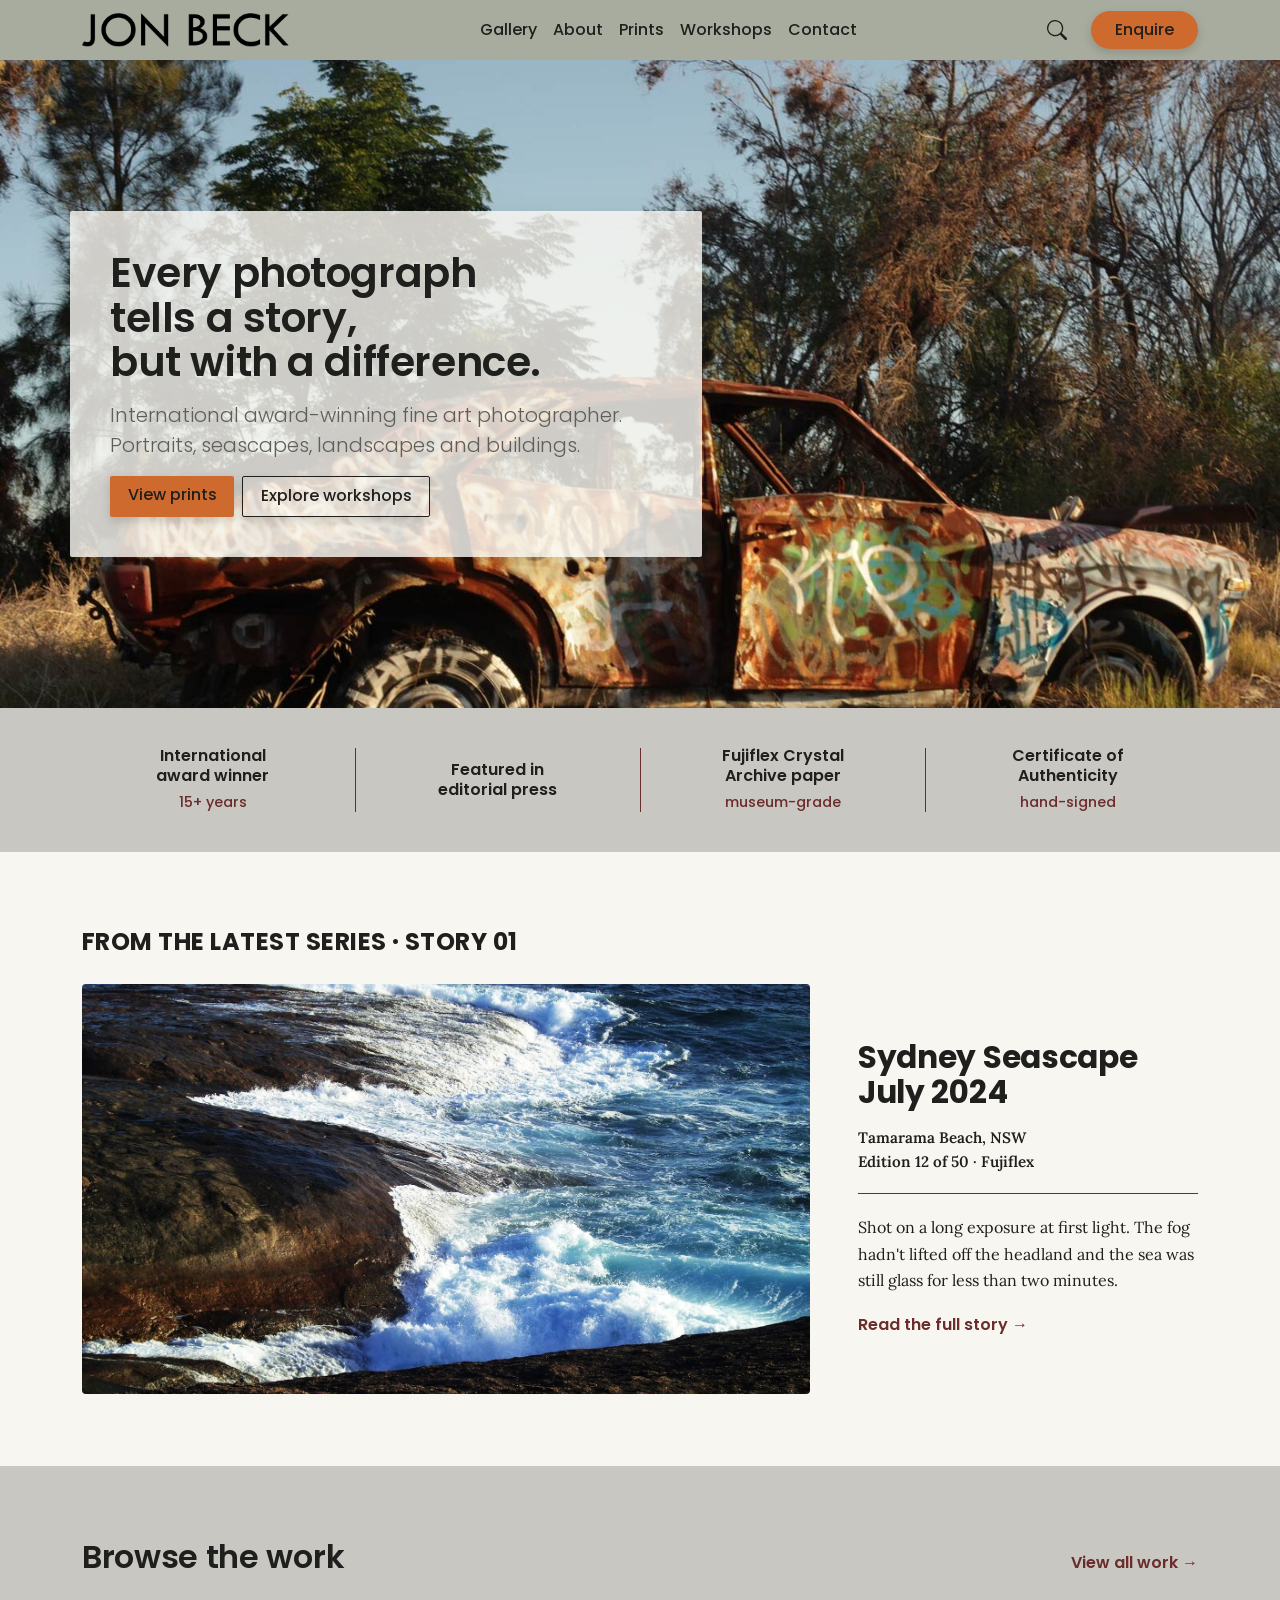
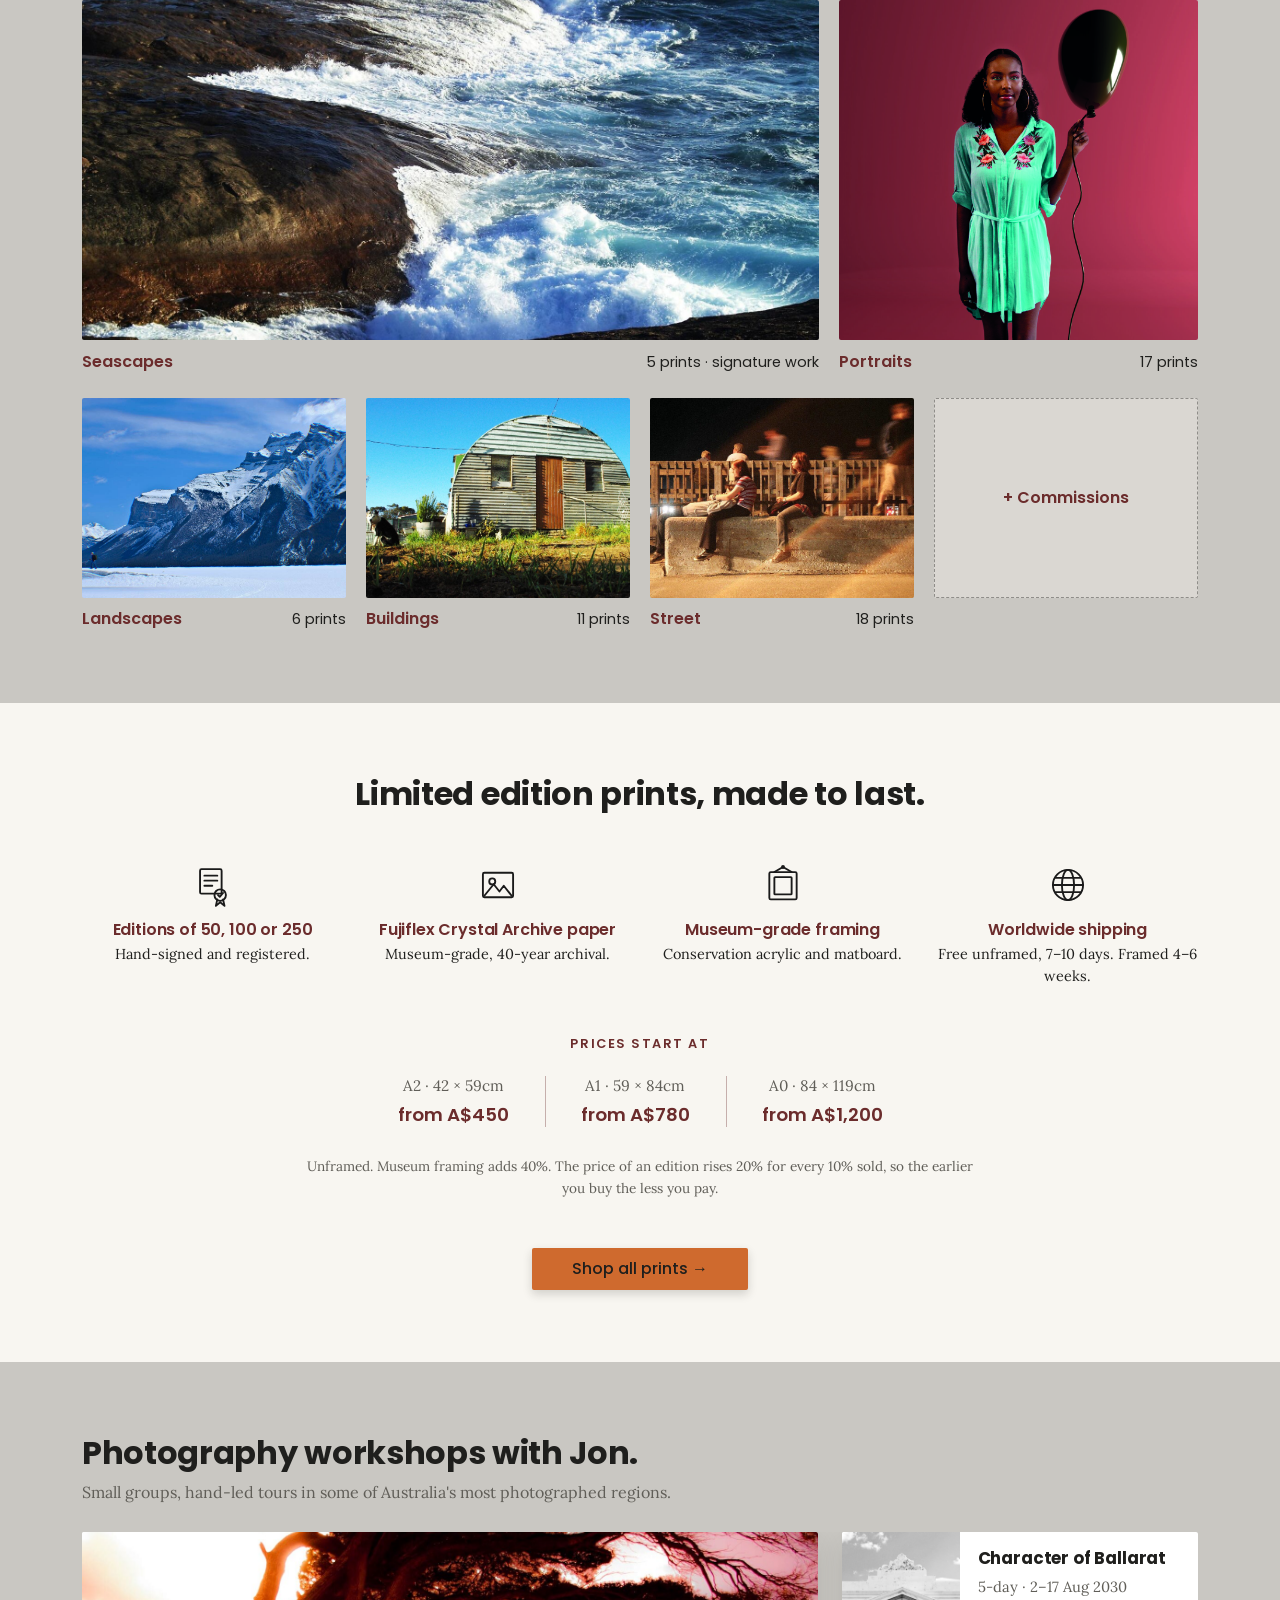
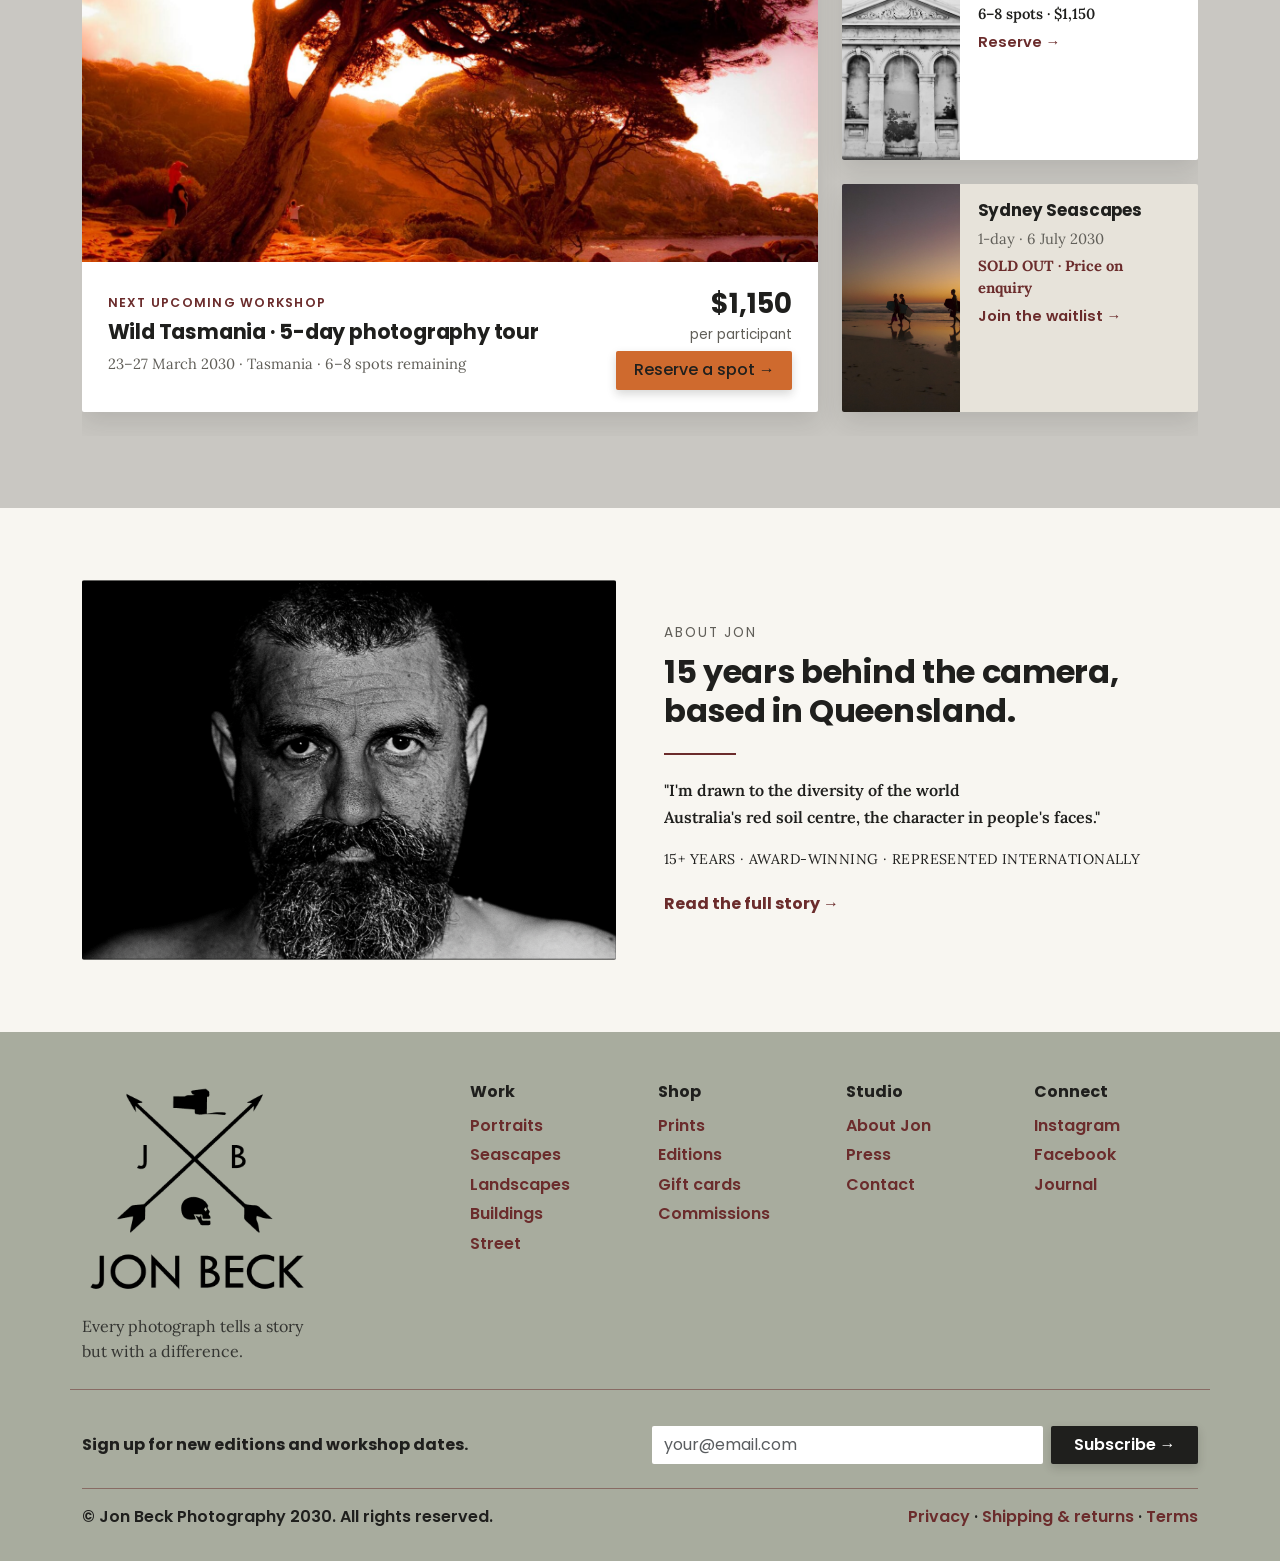
<file: index.html>
<!DOCTYPE html>
<html lang="en">
<head>
  <meta charset="utf-8">
  <meta name="viewport" content="width=device-width, initial-scale=1">
  <title>Jon Beck — Fine Art Photography</title>
  <meta name="description" content="Jon Beck: international award-winning fine art, portrait, landscape and architectural photographer based in Queensland, Australia.">

  <!-- Bootstrap 5.3.3 -->
  <link href="https://cdn.jsdelivr.net/npm/bootstrap@5.3.3/dist/css/bootstrap.min.css" rel="stylesheet">
  <!-- Google Font: Poppins (free for commercial use, SIL Open Font Licence) -->
  <link rel="preconnect" href="https://fonts.googleapis.com">
  <link rel="preconnect" href="https://fonts.gstatic.com" crossorigin>
  <link href="https://fonts.googleapis.com/css2?family=Lora:ital,wght@0,400;0,500;0,600;1,400&family=Poppins:ital,wght@0,300;0,400;0,500;0,600;0,700;1,400&display=swap" rel="stylesheet">
  <!-- Custom layer -->
  <link rel="stylesheet" href="css/style.css">
</head>
<body>

  <!-- ============ Header / Navigation ============ -->
  <header>
    <nav class="navbar navbar-expand-lg site-nav sticky-top">
      <div class="container">
        <a class="navbar-brand" href="index.html">
          <img src="images/logo/jon-beck-wordmark.png" alt="Jon Beck Photography wordmark logo">
        </a>
        <button class="navbar-toggler" type="button" data-bs-toggle="collapse"
                data-bs-target="#mainNav" aria-controls="mainNav"
                aria-expanded="false" aria-label="Toggle navigation">
          <span class="navbar-toggler-icon"></span>
        </button>
        <div class="collapse navbar-collapse" id="mainNav">
          <!-- Primary menu — 5 options, centred (Gallery 1st + About 2nd per A3 brief) -->
          <ul class="navbar-nav mx-auto align-items-lg-center">
            <li class="nav-item"><a class="nav-link" href="gallery.html">Gallery</a></li>
            <li class="nav-item"><a class="nav-link" href="about.html">About</a></li>
            <li class="nav-item"><a class="nav-link" href="#prints">Prints</a></li>
            <li class="nav-item"><a class="nav-link" href="#workshops">Workshops</a></li>
            <li class="nav-item"><a class="nav-link" href="#enquire">Contact</a></li>
          </ul>
          <!-- Right-side actions: search + Enquire -->
          <ul class="navbar-nav align-items-lg-center mb-0">
            <li class="nav-item ms-lg-2 mt-2 mt-lg-0">
              <button class="nav-search" type="button" aria-label="Search">
                <svg xmlns="http://www.w3.org/2000/svg" width="20" height="20"
                     fill="currentColor" viewBox="0 0 16 16" aria-hidden="true">
                  <path d="M11.742 10.344a6.5 6.5 0 1 0-1.397 1.398h-.001q.044.06.098.115l3.85 3.85a1 1 0 0 0 1.415-1.414l-3.85-3.85a1 1 0 0 0-.1-.115zM12 6.5a5.5 5.5 0 1 1-11 0 5.5 5.5 0 0 1 11 0"/>
                </svg>
              </button>
            </li>
            <li class="nav-item ms-lg-3 mt-2 mt-lg-0">
              <a class="btn btn-enquire" href="#enquire">Enquire</a>
            </li>
          </ul>
        </div>
      </div>
    </nav>
  </header>

  <main>

    <!-- ============ 1 · Hero ============ -->
    <!-- Full-bleed photograph with a translucent overlay card (new wireframe) -->
    <section class="hero">
      <div class="container">
        <div class="row align-items-center hero-row g-4">
          <!-- Photo: stacked on top on mobile, right column on tablet, background on desktop -->
          <div class="col-md-6 hero-media order-md-2">
            <img class="hero-img" src="images/gallery/landscape/Naveed-Farro3.jpg"
                 alt="Fine art photograph by Jon Beck: a graffiti-covered car wreck in golden outback grass">
          </div>
          <div class="col-md-6 hero-text order-md-1">
            <h1 class="poppins">Every photograph <br class="d-none d-md-inline">tells a story, <br>but with a difference.</h1>
            <p class="lead mt-3">International award-winning fine art photographer. Portraits, seascapes, landscapes and buildings.</p>
            <div class="hero-actions d-flex flex-wrap gap-2 mt-3">
              <a class="btn btn-enquire" href="#prints">View prints</a>
              <a class="btn btn-outline-ink" href="#workshops">Explore workshops</a>
            </div>
            <!-- Section 3 compressed into 3 capsules, mobile only -->
            <ul class="hero-capsules d-md-none">
              <li class="hero-capsule">Award winner</li>
              <li class="hero-capsule">Fujiflex</li>
              <li class="hero-capsule">Editions 50+</li>
            </ul>
          </div>
        </div>
      </div>
    </section>

    <!-- ============ 2 · Trust badges ============ -->
    <!-- Detailed 4-column strip on tablet + desktop; compressed to capsules in the hero on mobile -->
    <section class="trust-strip d-none d-md-block">
      <div class="container">
        <!-- Heading is hidden visually but read aloud by screen readers, so the section is named -->
        <h2 class="visually-hidden">Why collectors trust Jon Beck</h2>
        <ul class="row text-center list-unstyled mb-0 trust-row">
          <li class="col-3 trust-item">
            <span class="trust-title">International<br>award winner</span>
            <span class="trust-sub">15+ years</span>
          </li>
          <li class="col-3 trust-item">
            <span class="trust-title">Featured in<br>editorial press</span>
          </li>
          <li class="col-3 trust-item">
            <span class="trust-title">Fujiflex Crystal<br>Archive paper</span>
            <span class="trust-sub">museum-grade</span>
          </li>
          <li class="col-3 trust-item">
            <span class="trust-title">Certificate of<br>Authenticity</span>
            <span class="trust-sub">hand-signed</span>
          </li>
        </ul>
      </div>
    </section>

    <!-- ============ 3 · Latest series feature ============ -->
    <!-- Editorial story: full-width eyebrow, image col-8, text col-4 (new wireframe) -->
    <section class="section latest-series">
      <div class="container">
        <!-- Full-width eyebrow on desktop only -->
        <p class="ls-eyebrow d-none d-lg-block">From the latest series · Story 01</p>
        <div class="row align-items-center g-4 g-lg-5 ls-row">
          <div class="col-md-8 ls-media">
            <img class="img-fluid rounded-1"
                 src="images/gallery/landscape/Aditi_Goenka_.jpg"
                 alt="Waves breaking over coastal rocks at first light, from Jon Beck's Sydney Seascape series"
                 loading="lazy">
          </div>
          <div class="col-md-4 ls-text">
            <!-- On mobile + tablet the eyebrow sits in the text column -->
            <p class="ls-eyebrow d-lg-none">From the latest series</p>
            <h2 class="ls-headline poppins"><span class="ls-name">Sydney Seascape</span><span class="ls-mid" aria-hidden="true"> · </span><span class="ls-date">July 2024</span></h2>
            <p class="ls-meta"><span class="ls-loc">Tamarama Beach, NSW</span><span class="ls-mid2" aria-hidden="true"> · </span><span class="ls-ed">Edition 12 of 50<span class="ls-fuji d-none d-md-inline"> · Fujiflex</span></span></p>
            <hr class="ls-divider d-none d-md-block">
            <p class="ls-body">Shot on a long exposure at first light. The fog hadn't lifted off the headland and the sea was still glass for less than two minutes.<span class="ls-extra d-md-none"> Hand-printed on Fujiflex, edition of fifty.</span></p>
            <a class="ls-readmore" href="gallery.html">Read the full story →</a>
          </div>
        </div>
      </div>
    </section>

    <!-- ============ 4 · Browse the work ============ -->
    <!-- Bento grid: featured Seascapes tile, captions below in maroon (new wireframe) -->
    <section class="section browse-work">
      <div class="container">
        <div class="bw-head">
          <h2 class="poppins mb-0">Browse the work</h2>
          <a class="bw-viewall d-none d-md-inline" href="gallery.html">View all work →</a>
        </div>
        <div class="bw-grid">
          <figure class="bw-tile bw-seascapes">
            <a class="bw-link" href="gallery.html?cat=seascapes">
              <img src="images/gallery/landscape/Aditi_Goenka_.jpg" alt="Seascapes by Jon Beck" loading="lazy">
            </a>
            <figcaption><span class="bw-cat">Seascapes</span><span class="bw-count">5 prints<span class="d-none d-lg-inline"> · signature work</span></span></figcaption>
          </figure>
          <figure class="bw-tile bw-portraits">
            <a class="bw-link" href="gallery.html?cat=portraits">
              <img src="images/gallery/portraits/01Jessica_woods.jpg" alt="Portraits by Jon Beck: a woman holding a black balloon against a red backdrop" loading="lazy">
            </a>
            <figcaption><span class="bw-cat">Portraits</span><span class="bw-count">17 prints</span></figcaption>
          </figure>
          <figure class="bw-tile bw-landscapes">
            <a class="bw-link" href="gallery.html?cat=landscape">
              <img src="images/gallery/landscape/Emily-Heron.jpg" alt="Landscapes by Jon Beck" loading="lazy">
            </a>
            <figcaption><span class="bw-cat">Landscapes</span><span class="bw-count">6 prints</span></figcaption>
          </figure>
          <figure class="bw-tile bw-buildings">
            <a class="bw-link" href="gallery.html?cat=buildings">
              <img src="images/gallery/buildings/Xanthe-Cohen_.jpg" alt="Buildings by Jon Beck: a corrugated iron shed in bright sunlight" loading="lazy">
            </a>
            <figcaption><span class="bw-cat">Buildings</span><span class="bw-count">11 prints</span></figcaption>
          </figure>
          <figure class="bw-tile bw-street">
            <a class="bw-link" href="gallery.html?cat=street">
              <img src="images/gallery/street/171643585_8e0d637bfb_b.jpg" alt="Street photography by Jon Beck: people sitting on a concrete wall at night beside a bicycle" loading="lazy">
            </a>
            <figcaption><span class="bw-cat">Street</span><span class="bw-count">18 prints</span></figcaption>
          </figure>
          <a class="bw-tile bw-cta" href="gallery.html">
            <span class="d-md-none">View all work →</span>
            <span class="d-none d-md-inline">+ Commissions</span>
          </a>
        </div>
      </div>
    </section>

    <!-- ============ 5 · Limited edition prints ============ -->
    <!-- Four equal feature columns, one icon set, single orange CTA (A2 note 6) -->
    <section class="section editions" id="prints">
      <div class="container">
        <div class="text-center mb-5">
          <h2 class="ed-heading poppins mb-0">Limited edition prints, made to last.</h2>
        </div>
        <!-- Usability fix 1: every feature is now a single line at every
             breakpoint. Participant 2 called the original band convoluted and
             "a lot of things at once", and asked for one line per item. -->
        <div class="row g-3 g-lg-4 ed-grid">
          <div class="col-6 col-lg-3">
            <div class="edition-item">
              <img class="edition-icon" src="images/icons/1_editions_certificate.svg" alt="">
              <div class="edition-text">
                <h3 class="edition-title">Editions of 50, 100 or 250</h3>
                <p class="edition-copy">Hand-signed and registered.</p>
              </div>
            </div>
          </div>
          <div class="col-6 col-lg-3">
            <div class="edition-item">
              <img class="edition-icon" src="images/icons/2_fujiflex_print.svg" alt="">
              <div class="edition-text">
                <h3 class="edition-title">Fujiflex Crystal Archive paper</h3>
                <p class="edition-copy">Museum-grade, 40-year archival.</p>
              </div>
            </div>
          </div>
          <div class="col-6 col-lg-3">
            <div class="edition-item">
              <img class="edition-icon" src="images/icons/3_museum_framing.svg" alt="">
              <div class="edition-text">
                <h3 class="edition-title">Museum-grade framing</h3>
                <p class="edition-copy">Conservation acrylic and matboard.</p>
              </div>
            </div>
          </div>
          <div class="col-6 col-lg-3">
            <div class="edition-item">
              <img class="edition-icon" src="images/icons/4_worldwide_globe.svg" alt="">
              <div class="edition-text">
                <h3 class="edition-title">Worldwide shipping</h3>
                <!-- Usability fix 2: the unframed option had no delivery time
                     at all. Participant 3: "so information is not complete." -->
                <p class="edition-copy">Free unframed, 7–10 days. Framed 4–6 weeks.</p>
              </div>
            </div>
          </div>
        </div>
        <!-- Usability fix 3: a starting price per size.
             Two of three participants named the missing price as the reason
             they would not buy. Participant 3 asked for size and price shown
             together so the decision could be made in one place. -->
        <div class="ed-prices" aria-labelledby="ed-prices-heading">
          <h3 class="ed-prices-heading" id="ed-prices-heading">Prices start at</h3>
          <ul class="ed-price-list list-unstyled mb-0">
            <li class="ed-price">
              <span class="ed-price-size">A2 &middot; 42 &times; 59cm</span>
              <span class="ed-price-figure">from A$450</span>
            </li>
            <li class="ed-price">
              <span class="ed-price-size">A1 &middot; 59 &times; 84cm</span>
              <span class="ed-price-figure">from A$780</span>
            </li>
            <li class="ed-price">
              <span class="ed-price-size">A0 &middot; 84 &times; 119cm</span>
              <span class="ed-price-figure">from A$1,200</span>
            </li>
          </ul>
          <p class="ed-price-note mb-0">Unframed. Museum framing adds 40%. The price of an edition rises 20% for every 10% sold, so the earlier you buy the less you pay.</p>
        </div>
        <div class="text-center mt-5">
          <a class="btn btn-enquire" href="#enquire">Shop <span class="d-none d-lg-inline">all </span>prints<span class="d-none d-lg-inline"> &rarr;</span></a>
        </div>
      </div>
    </section>

    <!-- ============ 6 · Photography workshops ============ -->
    <!-- One Bootstrap carousel serves every breakpoint: it swipes card-by-card
         on mobile, and CSS re-lays the same three items as a 3-up grid on
         tablet, then a featured card + two mini cards on desktop (A2 note 7).
         All copy comes verbatim from the client questionnaire. -->
    <section class="section workshops" id="workshops">
      <div class="container">
        <div class="ws-head">
          <h2 class="poppins mb-2">Photography workshops with Jon.</h2>
          <p class="ws-sub d-none d-md-block">Small groups, hand-led tours in some of Australia's most photographed regions.</p>
          <p class="ws-sub d-md-none">Small groups, hand-led tours. Swipe to browse.</p>
        </div>

        <div class="carousel slide ws-carousel" id="workshopCarousel">
          <div class="carousel-inner ws-grid">

            <!-- 6a · Wild Tasmania — next upcoming; the featured card on desktop -->
            <div class="carousel-item active ws-item ws-featured" data-ws-name="Wild Tasmania">
              <article class="ws-card">
                <img class="ws-img"
                     src="images/gallery/landscape/James-Richards-30492613-BUNKER-SUN-RAYS.jpg"
                     alt="Windswept tree over red coastal rock at sunset in Tasmania's south-west"
                     loading="lazy">
                <div class="ws-body">
                  <div class="ws-info">
                    <p class="ws-eyebrow d-none d-lg-block">Next upcoming workshop</p>
                    <h3 class="ws-title">
                      <span>Wild Tasmania<span class="d-none d-lg-inline"> · 5-day photography tour</span></span>
                      <span class="ws-title-date d-md-none">23–27 March 2030</span>
                    </h3>
                    <!-- Serif detail lines: stacked on mobile + tablet, single line on desktop -->
                    <p class="ws-line d-md-none">5-day tour</p>
                    <p class="ws-line d-none d-md-block d-lg-none">5-day · 23–27 March 2030</p>
                    <p class="ws-line d-lg-none">Tasmania, Australia</p>
                    <p class="ws-line ws-strong d-none d-md-block d-lg-none">6–8 spots remaining</p>
                    <p class="ws-line d-none d-lg-block">23–27 March 2030 · Tasmania · 6–8 spots remaining</p>
                    <div class="ws-row d-md-none">
                      <span class="ws-line ws-strong">6–8 spots remaining</span>
                      <span class="ws-price">$1,150</span>
                    </div>
                  </div>
                  <div class="ws-buy d-none d-md-block">
                    <p class="ws-price">$1,150<span class="ws-price-note d-none d-lg-block">per participant</span></p>
                    <a class="btn btn-enquire ws-btn" href="#enquire">Reserve a spot<span class="d-none d-lg-inline"> &rarr;</span></a>
                  </div>
                  <a class="btn btn-enquire ws-btn d-md-none" href="#enquire">Reserve a spot</a>
                </div>
              </article>
            </div>

            <!-- 6b · Character of Ballarat — mini card on desktop -->
            <div class="carousel-item ws-item ws-mini" data-ws-name="Character of Ballarat">
              <article class="ws-card">
                <img class="ws-img"
                     src="images/gallery/buildings/Sophie-Simmons-31250843-(2).jpg"
                     alt="Classical stone facade with arched windows in Ballarat, Victoria"
                     loading="lazy">
                <div class="ws-body">
                  <div class="ws-info">
                    <h3 class="ws-title">
                      <span>Character of Ballarat</span>
                      <span class="ws-title-date d-md-none">2–17 August 2030</span>
                    </h3>
                    <p class="ws-line d-md-none">5-day tour</p>
                    <p class="ws-line d-none d-md-block d-lg-none">5-day · 2–17 August 2030</p>
                    <p class="ws-line d-lg-none">Ballarat, Victoria</p>
                    <p class="ws-line ws-strong d-none d-md-block d-lg-none">6–8 spots remaining</p>
                    <p class="ws-line d-none d-lg-block">5-day · 2–17 Aug 2030</p>
                    <p class="ws-line ws-strong d-none d-lg-block">6–8 spots · $1,150</p>
                    <div class="ws-row d-md-none">
                      <span class="ws-line ws-strong">6–8 spots remaining</span>
                      <span class="ws-price">$1,150</span>
                    </div>
                    <a class="ws-link d-none d-lg-inline-block" href="#enquire">Reserve &rarr;</a>
                  </div>
                  <div class="ws-buy d-none d-md-block d-lg-none">
                    <p class="ws-price">$1,150</p>
                    <a class="btn btn-enquire ws-btn" href="#enquire">Reserve a spot</a>
                  </div>
                  <a class="btn btn-enquire ws-btn d-md-none" href="#enquire">Reserve a spot</a>
                </div>
              </article>
            </div>

            <!-- 6c · Sydney Seascapes — sold out; stone mini card on desktop -->
            <div class="carousel-item ws-item ws-mini ws-alt" data-ws-name="Sydney Seascapes">
              <article class="ws-card">
                <!-- Upright copy of the original, which is stored rotated 90° -->
                <img class="ws-img"
                     src="images/gallery/landscape/Tash-Prokop-Body-Boarders-upright.jpg"
                     alt="Body boarders silhouetted on a Sydney beach at sunset"
                     loading="lazy">
                <div class="ws-body">
                  <div class="ws-info">
                    <h3 class="ws-title">
                      <span>Sydney Seascapes</span>
                      <span class="ws-title-date d-md-none">6 July 2030</span>
                    </h3>
                    <p class="ws-line d-md-none">1-day tour</p>
                    <p class="ws-line d-none d-md-block d-lg-none">1-day · 6 July 2030</p>
                    <p class="ws-line d-lg-none">Sydney, NSW</p>
                    <p class="ws-line ws-sold d-none d-md-block d-lg-none">SOLD OUT · 4–6 participants</p>
                    <p class="ws-line d-none d-lg-block">1-day · 6 July 2030</p>
                    <p class="ws-line ws-sold d-none d-lg-block">SOLD OUT · Price on enquiry</p>
                    <div class="ws-row d-md-none">
                      <span class="ws-line ws-sold">SOLD OUT · 4–6 participants</span>
                      <span class="ws-line">Price on enquiry</span>
                    </div>
                    <a class="ws-link d-none d-lg-inline-block" href="#enquire">Join the waitlist &rarr;</a>
                  </div>
                  <div class="ws-buy d-none d-md-block d-lg-none">
                    <p class="ws-line ws-enquiry">Price on enquiry</p>
                    <a class="btn btn-enquire ws-btn" href="#enquire">Join the waitlist</a>
                  </div>
                  <a class="btn btn-enquire ws-btn d-md-none" href="#enquire">Join the waitlist</a>
                </div>
              </article>
            </div>
          </div>

          <!-- Swipe arrows + dots + counter: mobile only -->
          <button class="carousel-control-prev d-md-none" type="button"
                  data-bs-target="#workshopCarousel" data-bs-slide="prev">
            <span class="carousel-control-prev-icon" aria-hidden="true"></span>
            <span class="visually-hidden">Previous workshop</span>
          </button>
          <button class="carousel-control-next d-md-none" type="button"
                  data-bs-target="#workshopCarousel" data-bs-slide="next">
            <span class="carousel-control-next-icon" aria-hidden="true"></span>
            <span class="visually-hidden">Next workshop</span>
          </button>
          <div class="ws-foot d-md-none">
            <div class="carousel-indicators ws-dots">
              <button type="button" class="active" data-bs-target="#workshopCarousel"
                      data-bs-slide-to="0" aria-current="true" aria-label="Wild Tasmania"></button>
              <button type="button" data-bs-target="#workshopCarousel"
                      data-bs-slide-to="1" aria-label="Character of Ballarat"></button>
              <button type="button" data-bs-target="#workshopCarousel"
                      data-bs-slide-to="2" aria-label="Sydney Seascapes"></button>
            </div>
            <p class="ws-counter mb-0" aria-live="polite">1 of 3 · Wild Tasmania</p>
          </div>
        </div>
      </div>
    </section>

    <!-- ============ 7 · About Jon ============ -->
    <!-- High-contrast B&W portrait beside the 15-years story (A2 note 8).
         Copy varies by breakpoint: quote + credentials on desktop, the client
         paragraph on tablet, a one-line credential on mobile (sage band). -->
    <section class="section about-jon" id="about">
      <div class="container">
        <div class="row align-items-center g-4 g-lg-5">
          <div class="col-4 col-md-5 col-lg-6">
            <img class="img-fluid aj-img"
                 src="images/gallery/portraits/ALEX%2007_DAD.png"
                 alt="High-contrast black and white portrait of photographer Jon Beck"
                 loading="lazy">
          </div>
          <div class="col-8 col-md-7 col-lg-6">
            <p class="aj-eyebrow">About Jon</p>
            <h2 class="poppins aj-heading">
              <span class="d-none d-md-inline">15 years behind the camera, based in Queensland.</span>
              <span class="d-md-none">15 years behind the camera, Queensland.</span>
            </h2>
            <hr class="aj-rule d-none d-lg-block">
            <p class="aj-quote d-none d-lg-block">"I'm drawn to the diversity of the world<br>Australia's red soil centre, the character in people's faces."</p>
            <p class="aj-body d-none d-md-block d-lg-none">Jon Beck has been working in photography for over fifteen years. A professional photographer who combines precise technical skills with an approachable, personable demeanour.</p>
            <p class="aj-body d-md-none">Award-winning fine art photographer.</p>
            <p class="aj-creds d-none d-lg-block">15+ years · Award-winning · Represented internationally</p>
            <a class="aj-link" href="about.html">Read the full story &rarr;</a>
          </div>
        </div>
      </div>
    </section>

  </main>

  <!-- ============ 8 · Footer ============ -->
  <!-- Combination mark + four labelled link columns grouped by proximity,
       newsletter CTA, and a legal base row (A2 note 9). On mobile the
       columns compress into labelled rows beside the logo. -->
  <footer class="site-footer" id="enquire">
    <div class="container">
      <div class="row gy-4 gx-lg-5">
        <!-- Brand column: serif tagline appears on desktop only -->
        <div class="col-4 col-md-3 col-lg-4">
          <img class="footer-logo" src="images/logo/jon-beck-combination-trimmed.png"
               alt="Jon Beck Photography crossed-arrows logo">
          <p class="footer-tag d-none d-lg-block mb-0">Every photograph tells a story<br>but with a difference.</p>
        </div>

        <!-- Link groups: four columns on tablet + desktop, labelled rows on mobile -->
        <div class="col-8 col-md-9 col-lg-8">
          <div class="row gy-2 gy-md-4">
            <div class="col-12 col-md-3 footer-group">
              <p class="footer-head">Work</p>
              <ul class="list-unstyled footer-links mb-0">
                <li><a href="gallery.html?cat=portraits">Portraits</a></li>
                <li><a href="gallery.html?cat=seascapes">Seascapes</a></li>
                <li><a href="gallery.html?cat=landscape">Landscapes</a></li>
                <li><a href="gallery.html?cat=buildings">Buildings</a></li>
                <li><a href="gallery.html?cat=street">Street</a></li>
              </ul>
            </div>
            <div class="col-12 col-md-3 footer-group">
              <p class="footer-head">Shop</p>
              <ul class="list-unstyled footer-links mb-0">
                <li><a href="#prints">Prints</a></li>
                <li><a href="#prints">Editions</a></li>
                <li><a href="#prints">Gift cards</a></li>
                <li class="d-none d-md-block"><a href="#prints">Commissions</a></li>
              </ul>
            </div>
            <div class="col-12 col-md-3 footer-group">
              <p class="footer-head">Studio</p>
              <ul class="list-unstyled footer-links mb-0">
                <li><a href="about.html">About Jon</a></li>
                <li><a href="#enquire">Press</a></li>
                <li><a href="#enquire">Contact</a></li>
              </ul>
            </div>
            <div class="col-12 col-md-3 footer-group">
              <p class="footer-head">Connect</p>
              <ul class="list-unstyled footer-links mb-0">
                <li><a href="#">Instagram</a></li>
                <li><a href="#">Facebook</a></li>
                <li class="d-none d-md-block"><a href="#">Journal</a></li>
              </ul>
            </div>
            <!-- Mobile-only newsletter label, sitting with the other rows -->
            <div class="col-12 footer-group d-md-none">
              <p class="footer-head mb-0">Newsletter</p>
            </div>
          </div>
        </div>
      </div>

      <!-- Newsletter: labelled strip on desktop, input + button elsewhere -->
      <div class="footer-signup row align-items-center gy-3 mt-1 mt-md-3 mt-lg-4">
        <div class="col-lg-6 d-none d-lg-block">
          <p class="footer-signup-label mb-0">Sign up for new editions and workshop dates.</p>
        </div>
        <div class="col-12 col-md-7 offset-md-5 col-lg-6 offset-lg-0">
          <form class="footer-form d-flex gap-2" action="#enquire" method="post">
            <label class="visually-hidden" for="newsletter">Email address</label>
            <input class="form-control" type="email" id="newsletter" name="newsletter"
                   placeholder="your@email.com" autocomplete="email" required>
            <button class="btn btn-subscribe" type="submit" aria-label="Subscribe">
              <span class="d-md-none" aria-hidden="true">Subscribe</span>
              <span class="d-none d-md-inline d-lg-none" aria-hidden="true">&rarr;</span>
              <span class="d-none d-lg-inline" aria-hidden="true">Subscribe &rarr;</span>
            </button>
          </form>
        </div>
      </div>

      <!-- Legal base row -->
      <div class="footer-base mt-4 pt-3">
        <p class="mb-0">&copy; Jon Beck Photography 2030<span class="d-none d-md-inline">. All rights reserved.</span></p>
        <p class="mb-0"><a href="#">Privacy</a> · <a href="#">Shipping &amp; returns</a> · <a href="#">Terms</a></p>
      </div>
    </div>
  </footer>

  <!-- Bootstrap bundle (Popper + JS) -->
  <script src="https://cdn.jsdelivr.net/npm/bootstrap@5.3.3/dist/js/bootstrap.bundle.min.js"></script>
  <!-- Keeps the mobile "1 of 3" workshop counter in sync with the carousel -->
  <script>
    const wsCarousel = document.getElementById("workshopCarousel");
    const wsCounter = document.querySelector(".ws-counter");
    wsCarousel.addEventListener("slid.bs.carousel", (event) => {
      wsCounter.textContent = (event.to + 1) + " of 3 · " + event.relatedTarget.dataset.wsName;
    });
  </script>
</body>
</html>
</file>
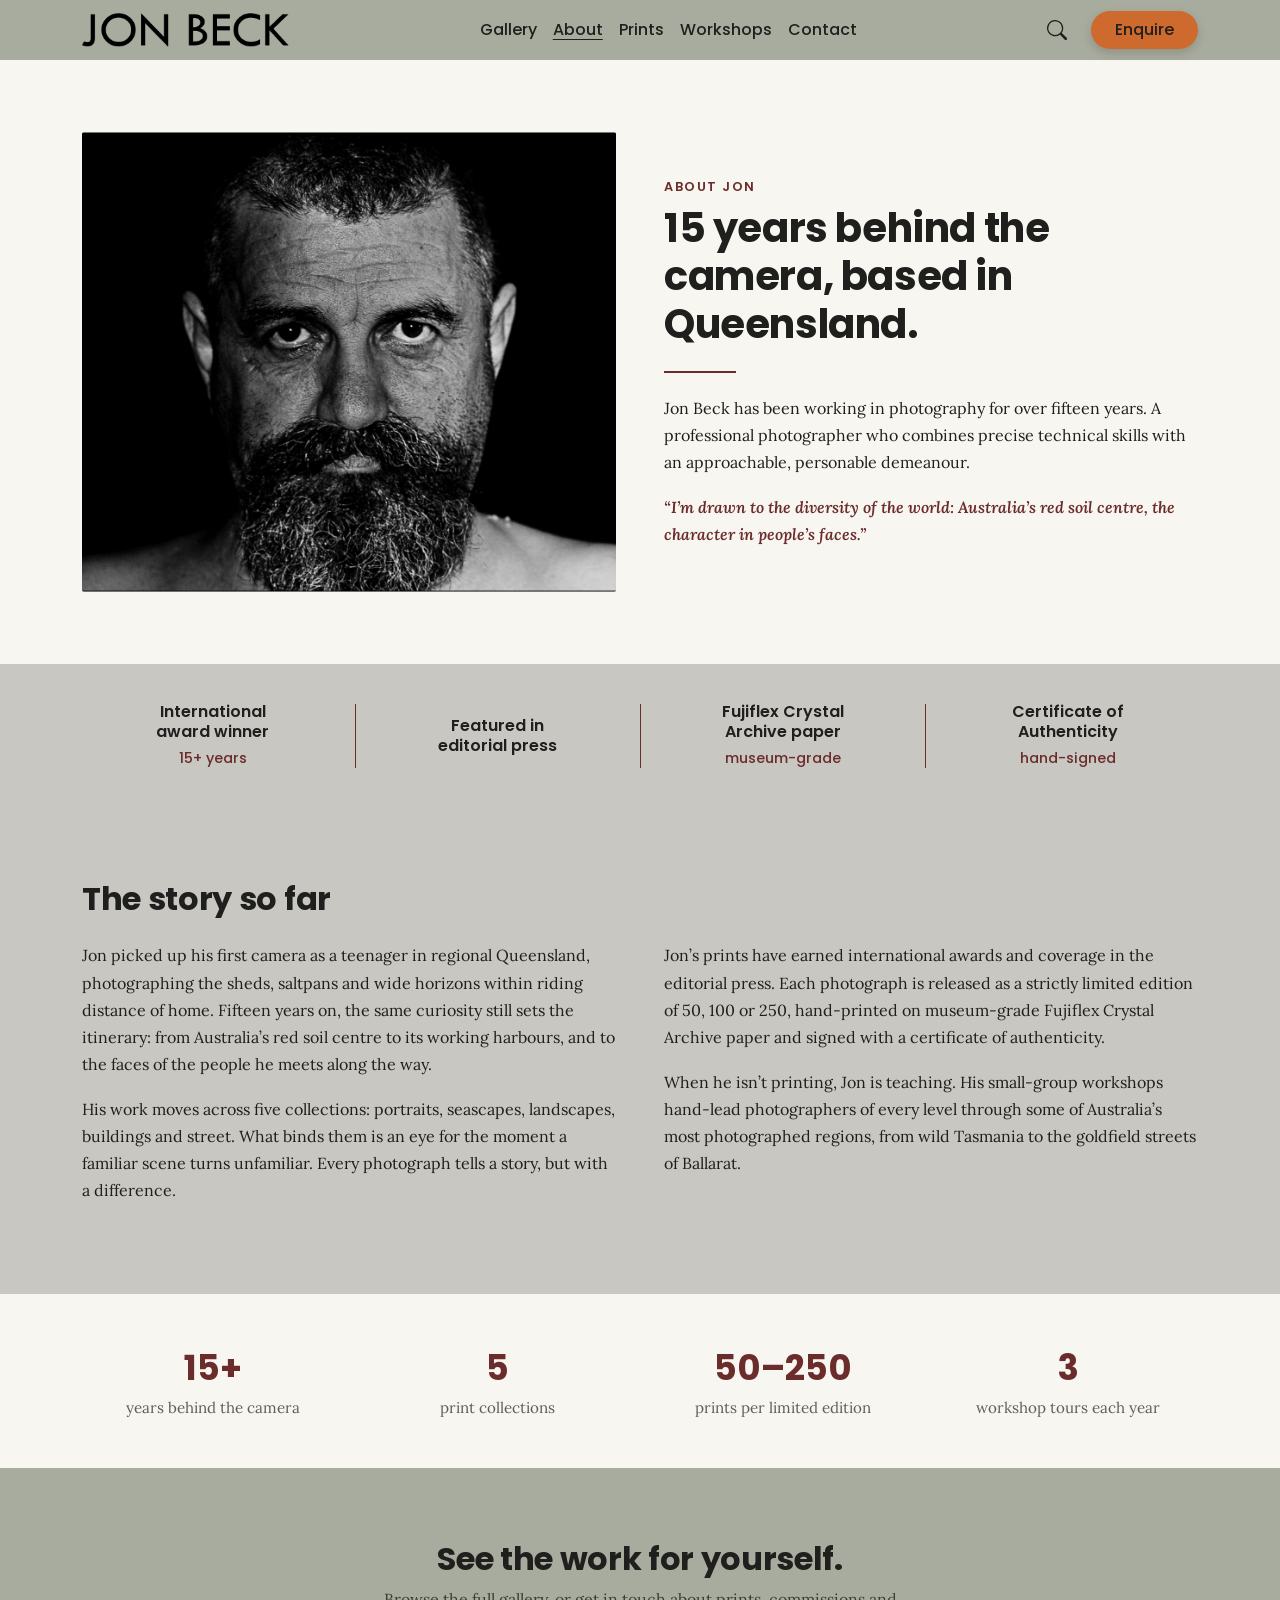
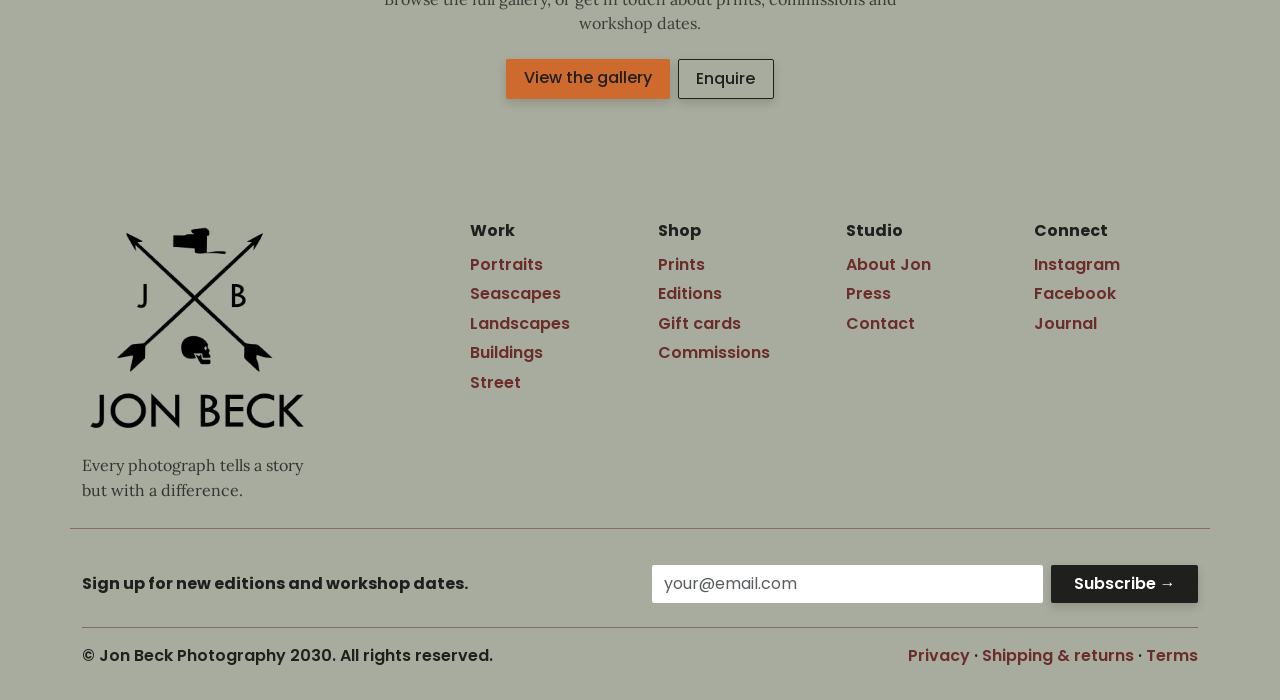
<file: about.html>
<!DOCTYPE html>
<html lang="en">
<head>
  <meta charset="utf-8">
  <meta name="viewport" content="width=device-width, initial-scale=1">
  <title>About — Jon Beck Photography</title>
  <meta name="description" content="15 years behind the camera: the story of Queensland fine art photographer Jon Beck.">

  <!-- Bootstrap 5.3.3 -->
  <link href="https://cdn.jsdelivr.net/npm/bootstrap@5.3.3/dist/css/bootstrap.min.css" rel="stylesheet">
  <!-- Google Fonts: Poppins + Lora (free for commercial use, SIL Open Font Licence) -->
  <link rel="preconnect" href="https://fonts.googleapis.com">
  <link rel="preconnect" href="https://fonts.gstatic.com" crossorigin>
  <link href="https://fonts.googleapis.com/css2?family=Lora:ital,wght@0,400;0,500;0,600;1,400&family=Poppins:ital,wght@0,300;0,400;0,500;0,600;0,700;1,400&display=swap" rel="stylesheet">
  <!-- Custom layer -->
  <link rel="stylesheet" href="css/style.css">
</head>
<body>

  <!-- ============ Header / Navigation (matches index.html) ============ -->
  <header>
    <nav class="navbar navbar-expand-lg site-nav sticky-top">
      <div class="container">
        <a class="navbar-brand" href="index.html">
          <img src="../images/logo/jon-beck-wordmark.png" alt="Jon Beck Photography wordmark logo">
        </a>
        <button class="navbar-toggler" type="button" data-bs-toggle="collapse"
                data-bs-target="#mainNav" aria-controls="mainNav"
                aria-expanded="false" aria-label="Toggle navigation">
          <span class="navbar-toggler-icon"></span>
        </button>
        <div class="collapse navbar-collapse" id="mainNav">
          <!-- Primary menu — Gallery 1st + About 2nd per the A3 brief -->
          <ul class="navbar-nav mx-auto align-items-lg-center">
            <li class="nav-item"><a class="nav-link" href="gallery.html">Gallery</a></li>
            <li class="nav-item"><a class="nav-link active" aria-current="page" href="about.html">About</a></li>
            <li class="nav-item"><a class="nav-link" href="index.html#prints">Prints</a></li>
            <li class="nav-item"><a class="nav-link" href="index.html#workshops">Workshops</a></li>
            <li class="nav-item"><a class="nav-link" href="index.html#enquire">Contact</a></li>
          </ul>
          <!-- Right-side actions: search + Enquire -->
          <ul class="navbar-nav align-items-lg-center mb-0">
            <li class="nav-item ms-lg-2 mt-2 mt-lg-0">
              <button class="nav-search" type="button" aria-label="Search">
                <svg xmlns="http://www.w3.org/2000/svg" width="20" height="20"
                     fill="currentColor" viewBox="0 0 16 16" aria-hidden="true">
                  <path d="M11.742 10.344a6.5 6.5 0 1 0-1.397 1.398h-.001q.044.06.098.115l3.85 3.85a1 1 0 0 0 1.415-1.414l-3.85-3.85a1 1 0 0 0-.1-.115zM12 6.5a5.5 5.5 0 1 1-11 0 5.5 5.5 0 0 1 11 0"/>
                </svg>
              </button>
            </li>
            <li class="nav-item ms-lg-3 mt-2 mt-lg-0">
              <a class="btn btn-enquire" href="index.html#enquire">Enquire</a>
            </li>
          </ul>
        </div>
      </div>
    </nav>
  </header>

  <main>

    <!-- ============ 1 · About hero: portrait + introduction ============ -->
    <!-- Same asymmetric photo-beside-text pattern as the homepage About band,
         promoted to a full page hero. -->
    <section class="ab-hero section">
      <div class="container">
        <div class="row align-items-center g-4 g-lg-5">
          <div class="col-md-5 col-lg-6">
            <img class="img-fluid ab-portrait"
                 src="../images/gallery/portraits/ALEX%2007_DAD.png"
                 alt="High-contrast black and white portrait of photographer Jon Beck">
          </div>
          <div class="col-md-7 col-lg-6">
            <p class="eyebrow mb-2">About Jon</p>
            <h1 class="poppins ab-heading">15 years behind the camera, based in Queensland.</h1>
            <hr class="aj-rule">
            <p class="ab-lead">Jon Beck has been working in photography for over fifteen years. A professional photographer who combines precise technical skills with an approachable, personable demeanour.</p>
            <p class="ab-quote">&ldquo;I&rsquo;m drawn to the diversity of the world: Australia&rsquo;s red soil centre, the character in people&rsquo;s faces.&rdquo;</p>
          </div>
        </div>
      </div>
    </section>

    <!-- ============ 2 · Credential strip (shared with index.html) ============ -->
    <section class="trust-strip d-none d-md-block">
      <div class="container">
        <!-- Heading is hidden visually but read aloud by screen readers, so the section is named -->
        <h2 class="visually-hidden">Why collectors trust Jon Beck</h2>
        <ul class="row text-center list-unstyled mb-0 trust-row">
          <li class="col-3 trust-item">
            <span class="trust-title">International<br>award winner</span>
            <span class="trust-sub">15+ years</span>
          </li>
          <li class="col-3 trust-item">
            <span class="trust-title">Featured in<br>editorial press</span>
          </li>
          <li class="col-3 trust-item">
            <span class="trust-title">Fujiflex Crystal<br>Archive paper</span>
            <span class="trust-sub">museum-grade</span>
          </li>
          <li class="col-3 trust-item">
            <span class="trust-title">Certificate of<br>Authenticity</span>
            <span class="trust-sub">hand-signed</span>
          </li>
        </ul>
      </div>
    </section>

    <!-- ============ 3 · The story ============ -->
    <!-- Serif editorial columns, in the voice of the latest-series band. -->
    <section class="ab-story section">
      <div class="container">
        <h2 class="poppins ab-story-heading">The story so far</h2>
        <div class="row g-4 g-lg-5">
          <div class="col-md-6">
            <p class="ab-body">Jon picked up his first camera as a teenager in regional Queensland, photographing the sheds, saltpans and wide horizons within riding distance of home. Fifteen years on, the same curiosity still sets the itinerary: from Australia&rsquo;s red soil centre to its working harbours, and to the faces of the people he meets along the way.</p>
            <p class="ab-body">His work moves across five collections: portraits, seascapes, landscapes, buildings and street. What binds them is an eye for the moment a familiar scene turns unfamiliar. Every photograph tells a story, but with a difference.</p>
          </div>
          <div class="col-md-6">
            <p class="ab-body">Jon&rsquo;s prints have earned international awards and coverage in the editorial press. Each photograph is released as a strictly limited edition of 50, 100 or 250, hand-printed on museum-grade Fujiflex Crystal Archive paper and signed with a certificate of authenticity.</p>
            <p class="ab-body">When he isn&rsquo;t printing, Jon is teaching. His small-group workshops hand-lead photographers of every level through some of Australia&rsquo;s most photographed regions, from wild Tasmania to the goldfield streets of Ballarat.</p>
          </div>
        </div>
      </div>
    </section>

    <!-- ============ 4 · By the numbers ============ -->
    <!-- Four scannable stats, mirroring the editions band on the homepage. -->
    <section class="ab-stats">
      <div class="container">
        <!-- Heading is hidden visually but read aloud by screen readers, so the section is named -->
        <h2 class="visually-hidden">Jon Beck by the numbers</h2>
        <div class="row text-center g-4">
          <div class="col-6 col-lg-3">
            <p class="ab-stat-number">15+</p>
            <p class="ab-stat-label">years behind the camera</p>
          </div>
          <div class="col-6 col-lg-3">
            <p class="ab-stat-number">5</p>
            <p class="ab-stat-label">print collections</p>
          </div>
          <div class="col-6 col-lg-3">
            <p class="ab-stat-number">50&ndash;250</p>
            <p class="ab-stat-label">prints per limited edition</p>
          </div>
          <div class="col-6 col-lg-3">
            <p class="ab-stat-number">3</p>
            <p class="ab-stat-label">workshop tours each year</p>
          </div>
        </div>
      </div>
    </section>

    <!-- ============ 5 · Call to action ============ -->
    <section class="ab-cta section text-center">
      <div class="container">
        <h2 class="poppins ab-cta-heading">See the work for yourself.</h2>
        <p class="ab-cta-sub">Browse the full gallery, or get in touch about prints, commissions and workshop dates.</p>
        <div class="d-flex flex-wrap justify-content-center gap-2 mt-4">
          <a class="btn btn-enquire" href="gallery.html">View the gallery</a>
          <a class="btn btn-outline-ink" href="index.html#enquire">Enquire</a>
        </div>
      </div>
    </section>

  </main>

  <!-- ============ Footer (matches index.html) ============ -->
  <footer class="site-footer">
    <div class="container">
      <div class="row gy-4 gx-lg-5">
        <div class="col-4 col-md-3 col-lg-4">
          <img class="footer-logo" src="../images/logo/jon-beck-combination-trimmed.png"
               alt="Jon Beck Photography crossed-arrows logo">
          <p class="footer-tag d-none d-lg-block mb-0">Every photograph tells a story<br>but with a difference.</p>
        </div>
        <div class="col-8 col-md-9 col-lg-8">
          <div class="row gy-2 gy-md-4">
            <div class="col-12 col-md-3 footer-group">
              <p class="footer-head">Work</p>
              <ul class="list-unstyled footer-links mb-0">
                <li><a href="gallery.html">Portraits</a></li>
                <li><a href="gallery.html">Seascapes</a></li>
                <li><a href="gallery.html">Landscapes</a></li>
                <li><a href="gallery.html">Buildings</a></li>
                <li><a href="gallery.html">Street</a></li>
              </ul>
            </div>
            <div class="col-12 col-md-3 footer-group">
              <p class="footer-head">Shop</p>
              <ul class="list-unstyled footer-links mb-0">
                <li><a href="index.html#prints">Prints</a></li>
                <li><a href="index.html#prints">Editions</a></li>
                <li><a href="index.html#prints">Gift cards</a></li>
                <li class="d-none d-md-block"><a href="index.html#prints">Commissions</a></li>
              </ul>
            </div>
            <div class="col-12 col-md-3 footer-group">
              <p class="footer-head">Studio</p>
              <ul class="list-unstyled footer-links mb-0">
                <li><a href="about.html">About Jon</a></li>
                <li><a href="index.html#enquire">Press</a></li>
                <li><a href="index.html#enquire">Contact</a></li>
              </ul>
            </div>
            <div class="col-12 col-md-3 footer-group">
              <p class="footer-head">Connect</p>
              <ul class="list-unstyled footer-links mb-0">
                <li><a href="#">Instagram</a></li>
                <li><a href="#">Facebook</a></li>
                <li class="d-none d-md-block"><a href="#">Journal</a></li>
              </ul>
            </div>
            <div class="col-12 footer-group d-md-none">
              <p class="footer-head mb-0">Newsletter</p>
            </div>
          </div>
        </div>
      </div>
      <div class="footer-signup row align-items-center gy-3 mt-1 mt-md-3 mt-lg-4">
        <div class="col-lg-6 d-none d-lg-block">
          <p class="footer-signup-label mb-0">Sign up for new editions and workshop dates.</p>
        </div>
        <div class="col-12 col-md-7 offset-md-5 col-lg-6 offset-lg-0">
          <form class="footer-form d-flex gap-2" action="index.html#enquire" method="post">
            <label class="visually-hidden" for="newsletter">Email address</label>
            <input class="form-control" type="email" id="newsletter" name="newsletter"
                   placeholder="your@email.com" autocomplete="email" required>
            <button class="btn btn-subscribe" type="submit" aria-label="Subscribe">
              <span class="d-md-none" aria-hidden="true">Subscribe</span>
              <span class="d-none d-md-inline d-lg-none" aria-hidden="true">&rarr;</span>
              <span class="d-none d-lg-inline" aria-hidden="true">Subscribe &rarr;</span>
            </button>
          </form>
        </div>
      </div>
      <div class="footer-base mt-4 pt-3">
        <p class="mb-0">&copy; Jon Beck Photography 2030<span class="d-none d-md-inline">. All rights reserved.</span></p>
        <p class="mb-0"><a href="#">Privacy</a> · <a href="#">Shipping &amp; returns</a> · <a href="#">Terms</a></p>
      </div>
    </div>
  </footer>

  <!-- Bootstrap bundle (Popper + JS) -->
  <script src="https://cdn.jsdelivr.net/npm/bootstrap@5.3.3/dist/js/bootstrap.bundle.min.js"></script>
</body>
</html>
</file>
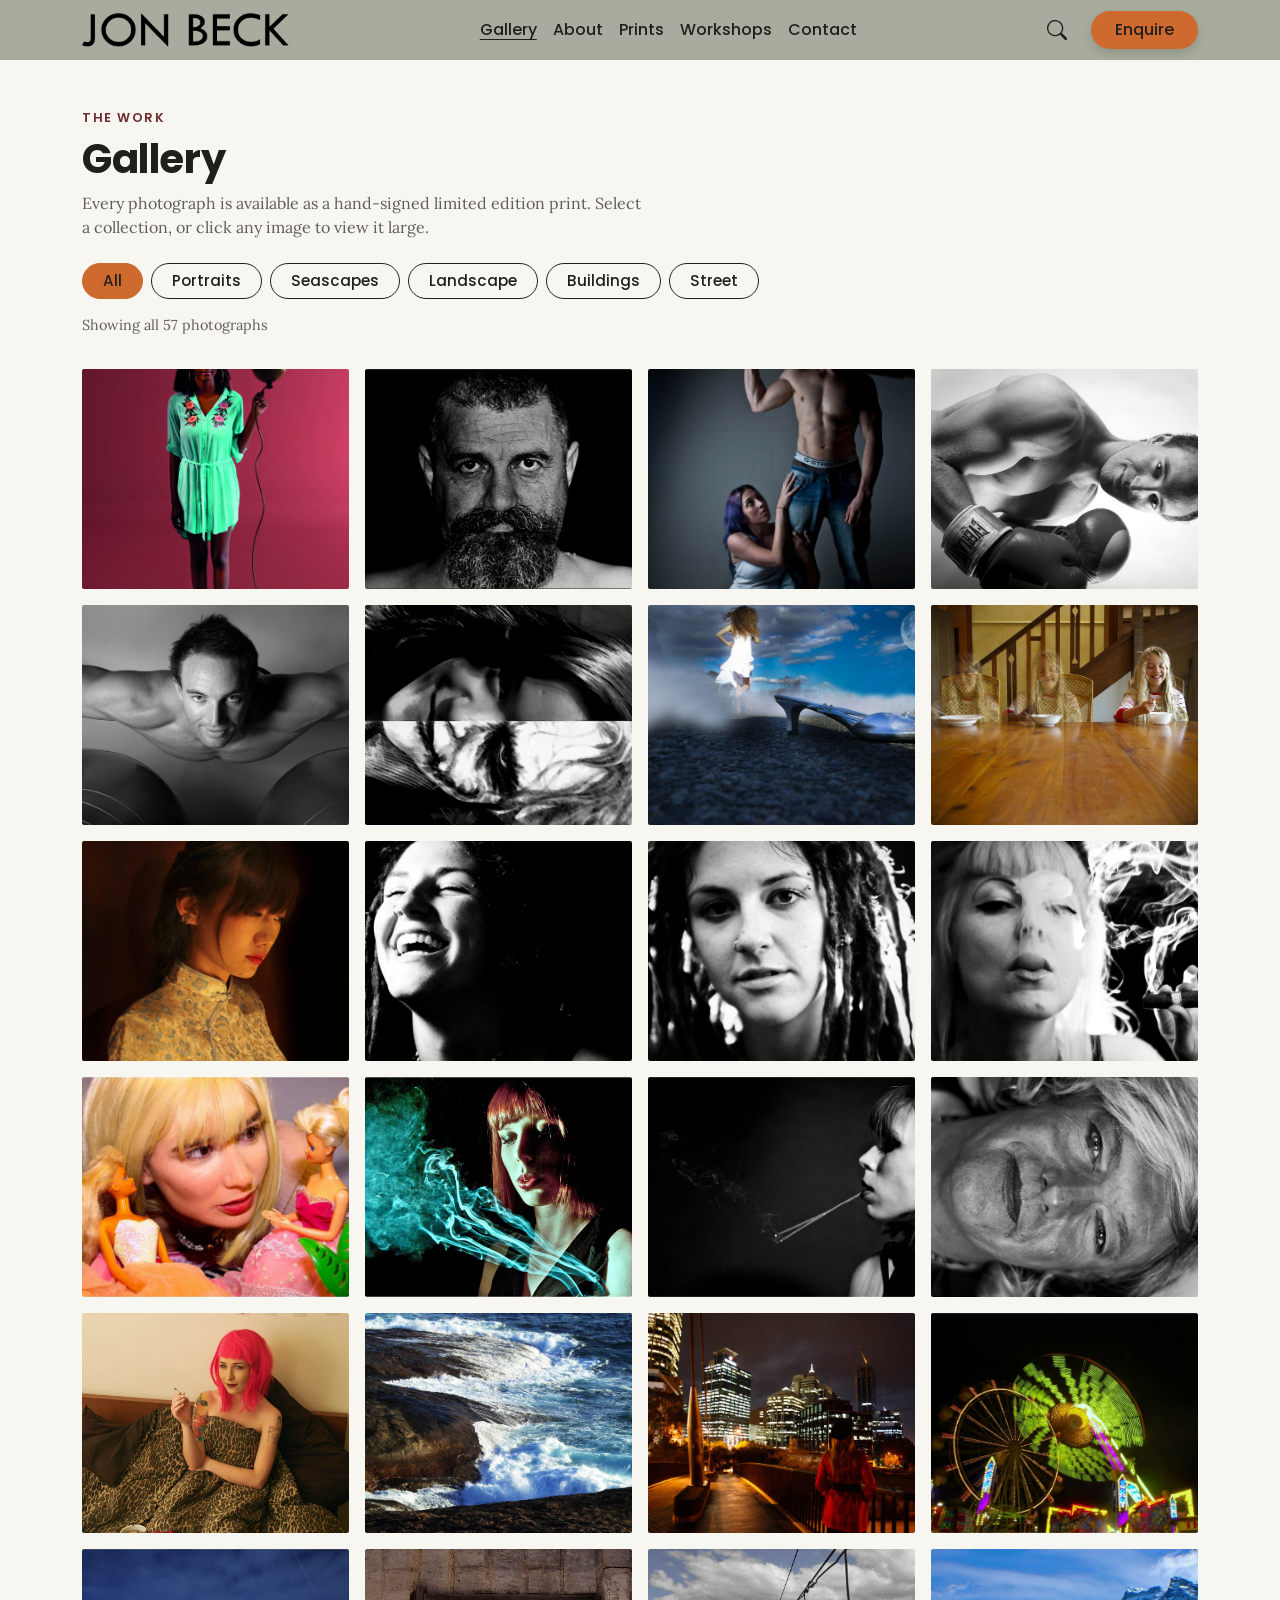
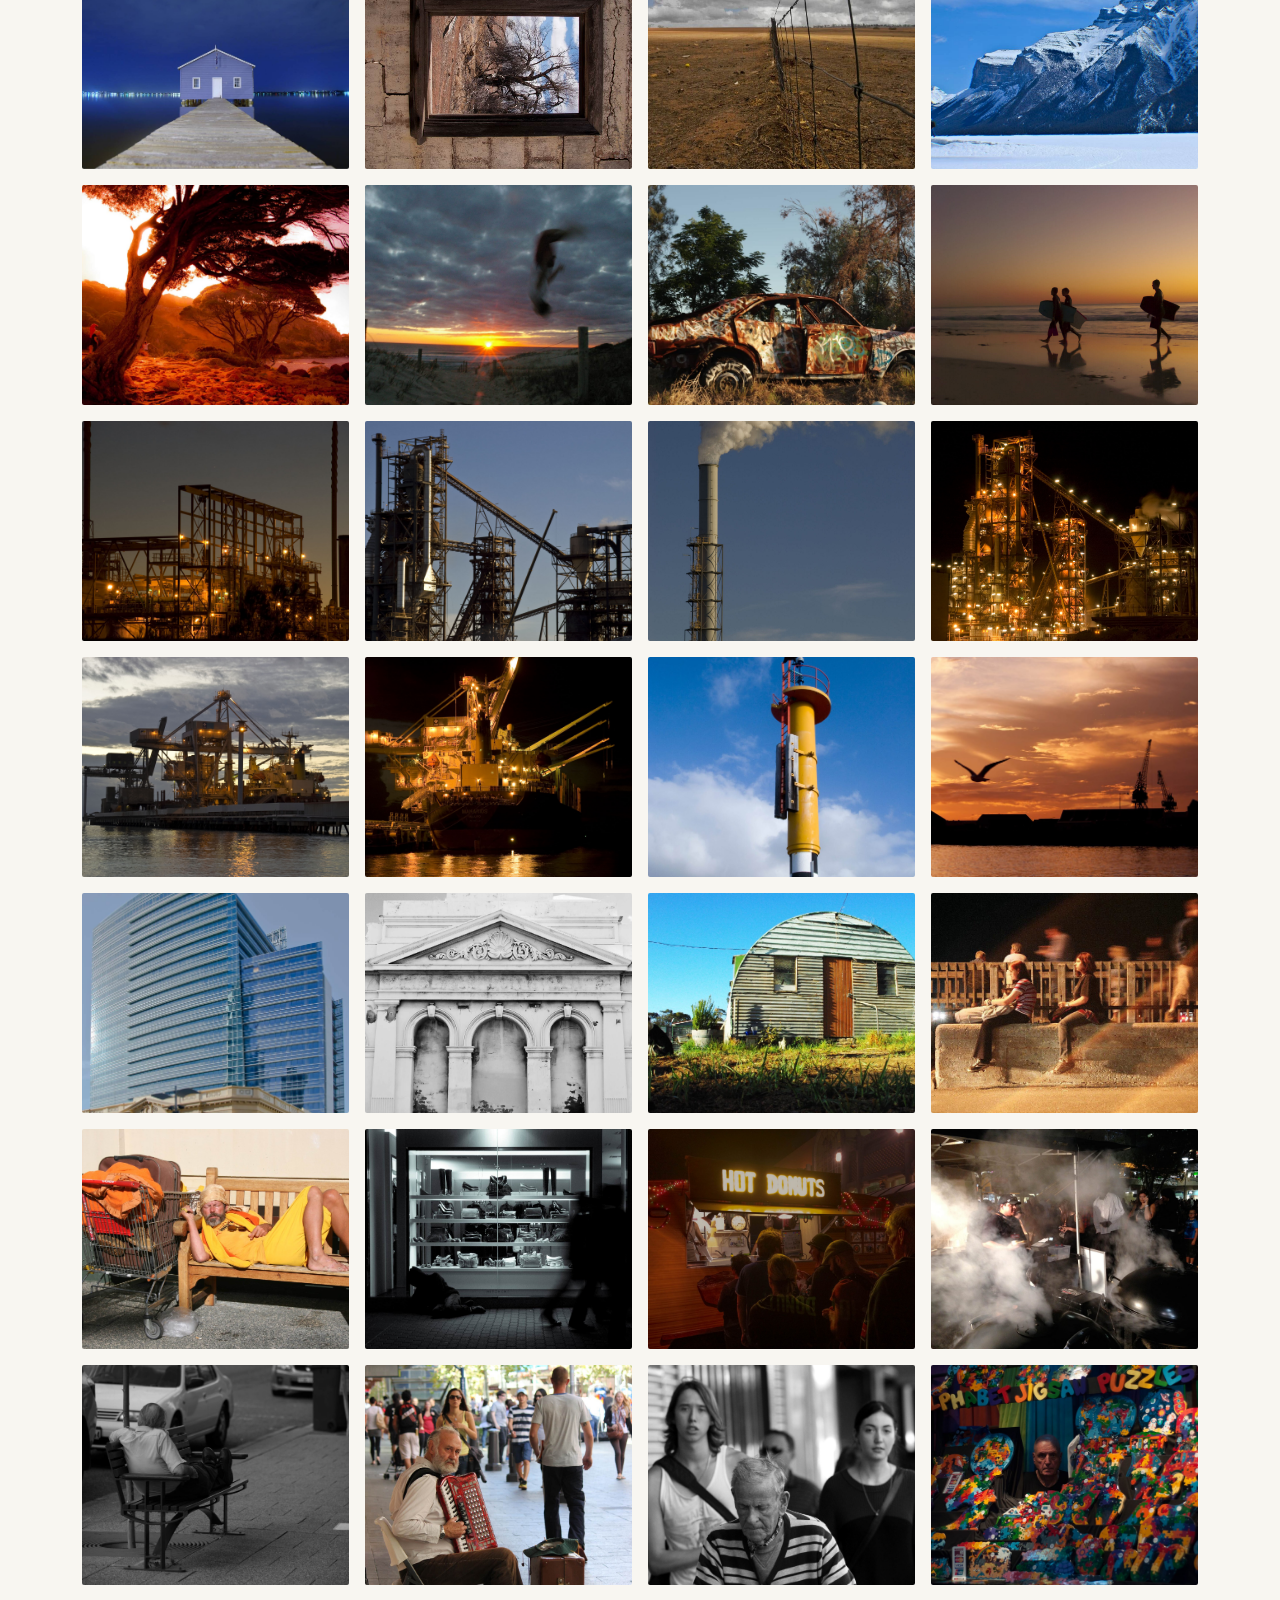
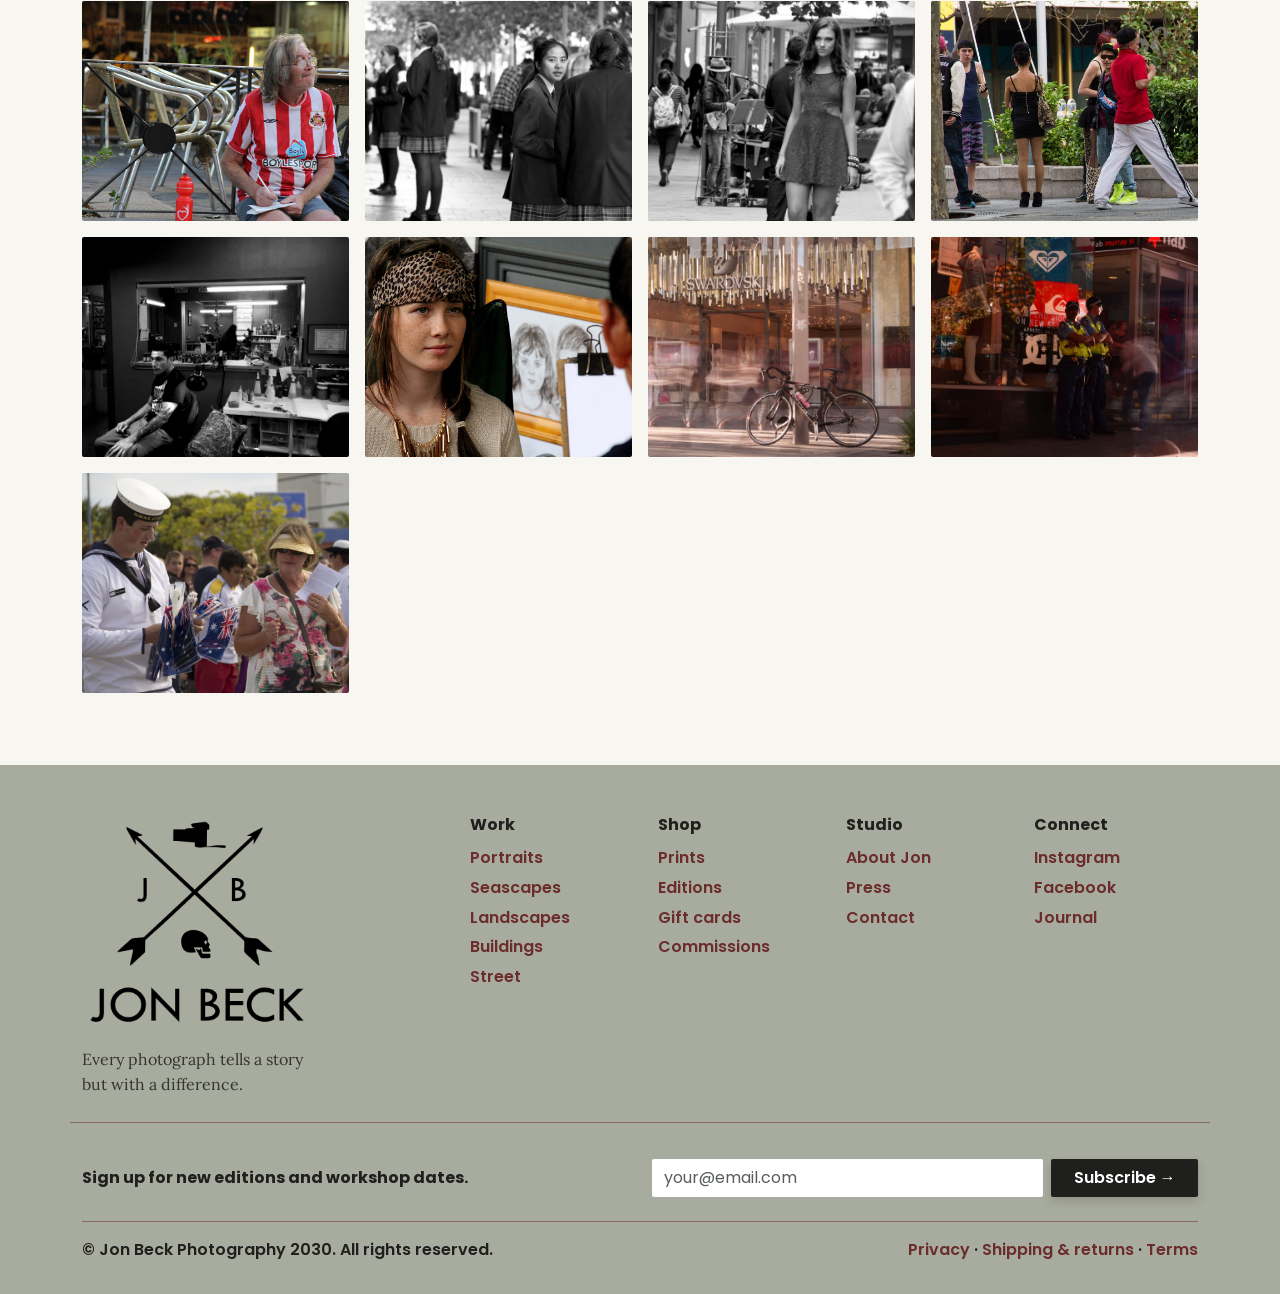
<file: gallery.html>
<!DOCTYPE html>
<html lang="en">
<head>
  <meta charset="utf-8">
  <meta name="viewport" content="width=device-width, initial-scale=1">
  <title>Gallery — Jon Beck Photography</title>
  <meta name="description" content="Browse Jon Beck's fine art photography: portraits, landscapes, buildings and street work, all available as limited edition prints.">

  <!-- Bootstrap 5.3.3 -->
  <link href="https://cdn.jsdelivr.net/npm/bootstrap@5.3.3/dist/css/bootstrap.min.css" rel="stylesheet">
  <!-- Google Fonts: Poppins + Lora (free for commercial use, SIL Open Font Licence) -->
  <link rel="preconnect" href="https://fonts.googleapis.com">
  <link rel="preconnect" href="https://fonts.gstatic.com" crossorigin>
  <link href="https://fonts.googleapis.com/css2?family=Lora:ital,wght@0,400;0,500;0,600;1,400&family=Poppins:ital,wght@0,300;0,400;0,500;0,600;0,700;1,400&display=swap" rel="stylesheet">
  <!-- Custom layer -->
  <link rel="stylesheet" href="css/style.css">
</head>
<body>

  <!-- ============ Header / Navigation (matches index.html) ============ -->
  <header>
    <nav class="navbar navbar-expand-lg site-nav sticky-top">
      <div class="container">
        <a class="navbar-brand" href="index.html">
          <img src="images/logo/jon-beck-wordmark.png" alt="Jon Beck Photography wordmark logo">
        </a>
        <button class="navbar-toggler" type="button" data-bs-toggle="collapse"
                data-bs-target="#mainNav" aria-controls="mainNav"
                aria-expanded="false" aria-label="Toggle navigation">
          <span class="navbar-toggler-icon"></span>
        </button>
        <div class="collapse navbar-collapse" id="mainNav">
          <!-- Primary menu — Gallery 1st + About 2nd per the A3 brief -->
          <ul class="navbar-nav mx-auto align-items-lg-center">
            <li class="nav-item"><a class="nav-link active" aria-current="page" href="gallery.html">Gallery</a></li>
            <li class="nav-item"><a class="nav-link" href="about.html">About</a></li>
            <li class="nav-item"><a class="nav-link" href="index.html#prints">Prints</a></li>
            <li class="nav-item"><a class="nav-link" href="index.html#workshops">Workshops</a></li>
            <li class="nav-item"><a class="nav-link" href="index.html#enquire">Contact</a></li>
          </ul>
          <!-- Right-side actions: search + Enquire -->
          <ul class="navbar-nav align-items-lg-center mb-0">
            <li class="nav-item ms-lg-2 mt-2 mt-lg-0">
              <button class="nav-search" type="button" aria-label="Search">
                <svg xmlns="http://www.w3.org/2000/svg" width="20" height="20"
                     fill="currentColor" viewBox="0 0 16 16" aria-hidden="true">
                  <path d="M11.742 10.344a6.5 6.5 0 1 0-1.397 1.398h-.001q.044.06.098.115l3.85 3.85a1 1 0 0 0 1.415-1.414l-3.85-3.85a1 1 0 0 0-.1-.115zM12 6.5a5.5 5.5 0 1 1-11 0 5.5 5.5 0 0 1 11 0"/>
                </svg>
              </button>
            </li>
            <li class="nav-item ms-lg-3 mt-2 mt-lg-0">
              <a class="btn btn-enquire" href="index.html#enquire">Enquire</a>
            </li>
          </ul>
        </div>
      </div>
    </nav>
  </header>

  <main>

    <!-- ============ 1 · Page head + filter pills ============ -->
    <!-- The pills filter the one grid below in place — no page reloads.
         Buttons (not links) because they change state on this page. -->
    <section class="gal-head">
      <div class="container">
        <p class="eyebrow mb-2">The work</p>
        <h1 class="poppins gal-title">Gallery</h1>
        <p class="gal-sub">Every photograph is available as a hand-signed limited edition print. Select a collection, or click any image to view it large.</p>

        <div class="gal-pills" role="group" aria-label="Filter the gallery by collection">
          <button class="gal-pill active" type="button" data-filter="all" aria-pressed="true">All</button>
          <button class="gal-pill" type="button" data-filter="portraits" aria-pressed="false">Portraits</button>
          <button class="gal-pill" type="button" data-filter="seascapes" aria-pressed="false">Seascapes</button>
          <button class="gal-pill" type="button" data-filter="landscape" aria-pressed="false">Landscape</button>
          <button class="gal-pill" type="button" data-filter="buildings" aria-pressed="false">Buildings</button>
          <button class="gal-pill" type="button" data-filter="street" aria-pressed="false">Street</button>
        </div>
        <p class="gal-count" aria-live="polite">Showing all 57 photographs</p>
      </div>
    </section>

    <!-- ============ 2 · Filterable grid ============ -->
    <!-- 12-column Bootstrap grid: 2-up mobile · 3-up tablet · 4-up desktop.
         Each tile is a button that opens the shared lightbox modal. -->
    <section class="gal-grid section pt-4">
      <div class="container">
        <!-- Heading is hidden visually but read aloud by screen readers, so the section is named -->
        <h2 class="visually-hidden">Photographs</h2>
        <div class="row g-3" id="galleryGrid">

          <!-- —— Portraits —— -->
          <div class="col-6 col-md-4 col-lg-3 gal-item" data-category="portraits">
            <button class="gal-thumb" type="button" data-bs-toggle="modal" data-bs-target="#lightbox"
                    data-title="The balloon" data-cat="Portraits">
              <img src="images/gallery/portraits/01Jessica_woods.jpg" loading="lazy"
                   alt="Conceptual portrait of a woman in a teal dress holding a balloon against a red backdrop">
            </button>
          </div>
          <div class="col-6 col-md-4 col-lg-3 gal-item" data-category="portraits">
            <button class="gal-thumb" type="button" data-bs-toggle="modal" data-bs-target="#lightbox"
                    data-title="Dad" data-cat="Portraits">
              <img src="images/gallery/portraits/ALEX%2007_DAD.png" loading="lazy"
                   alt="High-contrast black and white portrait of a bearded man staring into the camera">
            </button>
          </div>
          <div class="col-6 col-md-4 col-lg-3 gal-item" data-category="portraits">
            <button class="gal-thumb" type="button" data-bs-toggle="modal" data-bs-target="#lightbox"
                    data-title="The load" data-cat="Portraits">
              <img src="images/gallery/portraits/Damian-Albuquerque-3.jpg" loading="lazy"
                   alt="Low-lit studio scene of a man carrying a wooden beam while a woman kneels beside him">
            </button>
          </div>
          <div class="col-6 col-md-4 col-lg-3 gal-item" data-category="portraits">
            <button class="gal-thumb" type="button" data-bs-toggle="modal" data-bs-target="#lightbox"
                    data-title="The boxer" data-cat="Portraits">
              <img src="images/gallery/portraits/Helen%20Holdsworth%2006.jpg" loading="lazy"
                   alt="Black and white portrait of a boxer with gloves raised, composed sideways across the frame">
            </button>
          </div>
          <div class="col-6 col-md-4 col-lg-3 gal-item" data-category="portraits">
            <button class="gal-thumb" type="button" data-bs-toggle="modal" data-bs-target="#lightbox"
                    data-title="Between rounds" data-cat="Portraits">
              <img src="images/gallery/portraits/Helen%20Holdsworth%2010.JPG" loading="lazy"
                   alt="Black and white portrait of a smiling athlete resting across two exercise balls">
            </button>
          </div>
          <div class="col-6 col-md-4 col-lg-3 gal-item" data-category="portraits">
            <button class="gal-thumb" type="button" data-bs-toggle="modal" data-bs-target="#lightbox"
                    data-title="Hair study" data-cat="Portraits">
              <img src="images/gallery/portraits/JOANNE%20CHEN.jpg" loading="lazy"
                   alt="Mirrored black and white study of a woman tossing her hair across her face">
            </button>
          </div>
          <div class="col-6 col-md-4 col-lg-3 gal-item" data-category="portraits">
            <button class="gal-thumb" type="button" data-bs-toggle="modal" data-bs-target="#lightbox"
                    data-title="Cinderella" data-cat="Portraits">
              <img src="images/gallery/portraits/Jerri-Lee-Matthews---Cinderella.jpg" loading="lazy"
                   alt="Composite fairy-tale scene of a woman in white beside a giant glass slipper under a full moon">
            </button>
          </div>
          <div class="col-6 col-md-4 col-lg-3 gal-item" data-category="portraits">
            <button class="gal-thumb" type="button" data-bs-toggle="modal" data-bs-target="#lightbox"
                    data-title="Goldilocks" data-cat="Portraits">
              <img src="images/gallery/portraits/Jerri-Lee-Matthews---Goldilocks.jpg" loading="lazy"
                   alt="Triple-exposure of a blonde woman tasting three bowls along a long wooden table">
            </button>
          </div>
          <div class="col-6 col-md-4 col-lg-3 gal-item" data-category="portraits">
            <button class="gal-thumb" type="button" data-bs-toggle="modal" data-bs-target="#lightbox"
                    data-title="Lantern light" data-cat="Portraits">
              <img src="images/gallery/portraits/Jieyu%20Zhang%203.JPG" loading="lazy"
                   alt="Warmly lit portrait of a woman in an embroidered dress glancing downward in the dark">
            </button>
          </div>
          <div class="col-6 col-md-4 col-lg-3 gal-item" data-category="portraits">
            <button class="gal-thumb" type="button" data-bs-toggle="modal" data-bs-target="#lightbox"
                    data-title="Laughter" data-cat="Portraits">
              <img src="images/gallery/portraits/Joel-Crane_03_AltFemBnW-5687.jpg" loading="lazy"
                   alt="Black and white portrait of a woman with dreadlocks laughing with her head thrown back">
            </button>
          </div>
          <div class="col-6 col-md-4 col-lg-3 gal-item" data-category="portraits">
            <button class="gal-thumb" type="button" data-bs-toggle="modal" data-bs-target="#lightbox"
                    data-title="Steady gaze" data-cat="Portraits">
              <img src="images/gallery/portraits/Joel-Crane_04_AltFemBnW-5716.jpg" loading="lazy"
                   alt="Black and white portrait of a woman with dreadlocks looking directly at the camera">
            </button>
          </div>
          <div class="col-6 col-md-4 col-lg-3 gal-item" data-category="portraits">
            <button class="gal-thumb" type="button" data-bs-toggle="modal" data-bs-target="#lightbox"
                    data-title="Exhale" data-cat="Portraits">
              <img src="images/gallery/portraits/Joel-Crane_05_AltFemBnW-6691.jpg" loading="lazy"
                   alt="High-contrast black and white portrait of a woman exhaling a plume of smoke">
            </button>
          </div>
          <div class="col-6 col-md-4 col-lg-3 gal-item" data-category="portraits">
            <button class="gal-thumb" type="button" data-bs-toggle="modal" data-bs-target="#lightbox"
                    data-title="Plastic company" data-cat="Portraits">
              <img src="images/gallery/portraits/Katie%20EC%20Cochrane2.jpg" loading="lazy"
                   alt="Woman in a blonde wig lying among Barbie dolls in matching outfits">
            </button>
          </div>
          <div class="col-6 col-md-4 col-lg-3 gal-item" data-category="portraits">
            <button class="gal-thumb" type="button" data-bs-toggle="modal" data-bs-target="#lightbox"
                    data-title="Teal smoke" data-cat="Portraits">
              <img src="images/gallery/portraits/Leah%20Toyne%2031571583%20Picture2.jpg" loading="lazy"
                   alt="Portrait of a red-haired woman releasing a cloud of teal smoke from her hands">
            </button>
          </div>
          <div class="col-6 col-md-4 col-lg-3 gal-item" data-category="portraits">
            <button class="gal-thumb" type="button" data-bs-toggle="modal" data-bs-target="#lightbox"
                    data-title="Thin smoke" data-cat="Portraits">
              <img src="images/gallery/portraits/Leah%20Toyne%2031571583Picture1.jpg" loading="lazy"
                   alt="Black and white profile of a woman exhaling a thin stream of smoke in the dark">
            </button>
          </div>
          <div class="col-6 col-md-4 col-lg-3 gal-item" data-category="portraits">
            <button class="gal-thumb" type="button" data-bs-toggle="modal" data-bs-target="#lightbox"
                    data-title="Weathered" data-cat="Portraits">
              <img src="images/gallery/portraits/Rad_Young_.jpg" loading="lazy"
                   alt="Close black and white portrait of an elderly woman's deeply lined face">
            </button>
          </div>
          <div class="col-6 col-md-4 col-lg-3 gal-item" data-category="portraits">
            <button class="gal-thumb" type="button" data-bs-toggle="modal" data-bs-target="#lightbox"
                    data-title="Pink wig" data-cat="Portraits">
              <img src="images/gallery/portraits/nicotine_1.JPG" loading="lazy"
                   alt="Woman in a pink wig sitting up in bed under a leopard-print blanket, polaroids on the wall behind her">
            </button>
          </div>

          <!-- —— Landscape —— -->
          <div class="col-6 col-md-4 col-lg-3 gal-item" data-category="seascapes">
            <button class="gal-thumb" type="button" data-bs-toggle="modal" data-bs-target="#lightbox"
                    data-title="First light, Tamarama" data-cat="Seascapes">
              <img src="images/gallery/landscape/Aditi_Goenka_.jpg" loading="lazy"
                   alt="Waves breaking over coastal rocks at first light">
            </button>
          </div>
          <div class="col-6 col-md-4 col-lg-3 gal-item" data-category="landscape">
            <button class="gal-thumb" type="button" data-bs-toggle="modal" data-bs-target="#lightbox"
                    data-title="City after dark" data-cat="Landscape">
              <img src="images/gallery/landscape/Brian-Paez---31319783.jpg" loading="lazy"
                   alt="Night city skyline seen from a footbridge, a passer-by in red in the foreground">
            </button>
          </div>
          <div class="col-6 col-md-4 col-lg-3 gal-item" data-category="landscape">
            <button class="gal-thumb" type="button" data-bs-toggle="modal" data-bs-target="#lightbox"
                    data-title="The wheel" data-cat="Landscape">
              <img src="images/gallery/landscape/CALLUM%20COCH1.jpg" loading="lazy"
                   alt="Long exposure of a ferris wheel spinning in green and pink light at night">
            </button>
          </div>
          <div class="col-6 col-md-4 col-lg-3 gal-item" data-category="seascapes">
            <button class="gal-thumb" type="button" data-bs-toggle="modal" data-bs-target="#lightbox"
                    data-title="Boatshed blue" data-cat="Seascapes">
              <img src="images/gallery/landscape/Callum%20Koch%2022.jpg" loading="lazy"
                   alt="Blue boatshed standing on stilts above still water at night">
            </button>
          </div>
          <div class="col-6 col-md-4 col-lg-3 gal-item" data-category="landscape">
            <button class="gal-thumb" type="button" data-bs-toggle="modal" data-bs-target="#lightbox"
                    data-title="Window to the paddock" data-cat="Landscape">
              <img src="images/gallery/landscape/David-Delaney_1.jpg" loading="lazy"
                   alt="Weathered timber window in a stone wall framing a bare outback tree">
            </button>
          </div>
          <div class="col-6 col-md-4 col-lg-3 gal-item" data-category="landscape">
            <button class="gal-thumb" type="button" data-bs-toggle="modal" data-bs-target="#lightbox"
                    data-title="The fence line" data-cat="Landscape">
              <img src="images/gallery/landscape/David-Delaney_2-upright.jpg" loading="lazy"
                   alt="Wire farm fence receding across a dry paddock under a cloudy sky">
            </button>
          </div>
          <div class="col-6 col-md-4 col-lg-3 gal-item" data-category="landscape">
            <button class="gal-thumb" type="button" data-bs-toggle="modal" data-bs-target="#lightbox"
                    data-title="Frozen lake" data-cat="Landscape">
              <img src="images/gallery/landscape/Emily-Heron.jpg" loading="lazy"
                   alt="Snow-covered mountain range towering over a lone skier on a frozen lake">
            </button>
          </div>
          <div class="col-6 col-md-4 col-lg-3 gal-item" data-category="seascapes">
            <button class="gal-thumb" type="button" data-bs-toggle="modal" data-bs-target="#lightbox"
                    data-title="Bunker sun rays" data-cat="Seascapes">
              <img src="images/gallery/landscape/James-Richards-30492613-BUNKER-SUN-RAYS.jpg" loading="lazy"
                   alt="Windswept coastal trees glowing red in the setting sun">
            </button>
          </div>
          <div class="col-6 col-md-4 col-lg-3 gal-item" data-category="seascapes">
            <button class="gal-thumb" type="button" data-bs-toggle="modal" data-bs-target="#lightbox"
                    data-title="The backflip" data-cat="Seascapes">
              <img src="images/gallery/landscape/Kelly-Byrne-2.jpg" loading="lazy"
                   alt="Silhouette of a person caught mid-backflip over dunes at sunset">
            </button>
          </div>
          <div class="col-6 col-md-4 col-lg-3 gal-item" data-category="landscape">
            <button class="gal-thumb" type="button" data-bs-toggle="modal" data-bs-target="#lightbox"
                    data-title="Left to the grass" data-cat="Landscape">
              <img src="images/gallery/landscape/Naveed-Farro3.jpg" loading="lazy"
                   alt="Graffiti-covered car wreck resting in golden outback grass">
            </button>
          </div>
          <div class="col-6 col-md-4 col-lg-3 gal-item" data-category="seascapes">
            <button class="gal-thumb" type="button" data-bs-toggle="modal" data-bs-target="#lightbox"
                    data-title="Body boarders" data-cat="Seascapes">
              <img src="images/gallery/landscape/Tash-Prokop-Body-Boarders-upright.jpg" loading="lazy"
                   alt="Two body boarders walking along the shoreline at sunset">
            </button>
          </div>

          <!-- —— Buildings —— -->
          <div class="col-6 col-md-4 col-lg-3 gal-item" data-category="buildings">
            <button class="gal-thumb" type="button" data-bs-toggle="modal" data-bs-target="#lightbox"
                    data-title="Refinery dusk" data-cat="Buildings">
              <img src="images/gallery/buildings/IMGP3477.jpg" loading="lazy"
                   alt="Industrial refinery scaffolding lit gold at dusk">
            </button>
          </div>
          <div class="col-6 col-md-4 col-lg-3 gal-item" data-category="buildings">
            <button class="gal-thumb" type="button" data-bs-toggle="modal" data-bs-target="#lightbox"
                    data-title="Steelworks" data-cat="Buildings">
              <img src="images/gallery/buildings/IMGP3498.jpg" loading="lazy"
                   alt="Steel refinery towers and conveyors against a pale sky">
            </button>
          </div>
          <div class="col-6 col-md-4 col-lg-3 gal-item" data-category="buildings">
            <button class="gal-thumb" type="button" data-bs-toggle="modal" data-bs-target="#lightbox"
                    data-title="The stack" data-cat="Buildings">
              <img src="images/gallery/buildings/IMGP3499.jpg" loading="lazy"
                   alt="Industrial chimney releasing steam against a clear blue sky">
            </button>
          </div>
          <div class="col-6 col-md-4 col-lg-3 gal-item" data-category="buildings">
            <button class="gal-thumb" type="button" data-bs-toggle="modal" data-bs-target="#lightbox"
                    data-title="Night furnace" data-cat="Buildings">
              <img src="images/gallery/buildings/IMGP3505.jpg" loading="lazy"
                   alt="Blast furnace complex glittering with work lights at night">
            </button>
          </div>
          <div class="col-6 col-md-4 col-lg-3 gal-item" data-category="buildings">
            <button class="gal-thumb" type="button" data-bs-toggle="modal" data-bs-target="#lightbox"
                    data-title="The loader" data-cat="Buildings">
              <img src="images/gallery/buildings/IMGP3588.jpg" loading="lazy"
                   alt="Bulk-loading machinery standing on a jetty under a dawn sky">
            </button>
          </div>
          <div class="col-6 col-md-4 col-lg-3 gal-item" data-category="buildings">
            <button class="gal-thumb" type="button" data-bs-toggle="modal" data-bs-target="#lightbox"
                    data-title="Harbour gold" data-cat="Buildings">
              <img src="images/gallery/buildings/IMGP3624.jpg" loading="lazy"
                   alt="Ship loader glowing gold at night, reflected in the harbour water">
            </button>
          </div>
          <div class="col-6 col-md-4 col-lg-3 gal-item" data-category="buildings">
            <button class="gal-thumb" type="button" data-bs-toggle="modal" data-bs-target="#lightbox"
                    data-title="The beacon" data-cat="Buildings">
              <img src="images/gallery/buildings/IMG_0296.jpg" loading="lazy"
                   alt="Yellow navigation beacon on a checkered pole against rolling clouds">
            </button>
          </div>
          <div class="col-6 col-md-4 col-lg-3 gal-item" data-category="buildings">
            <button class="gal-thumb" type="button" data-bs-toggle="modal" data-bs-target="#lightbox"
                    data-title="Cranes at sunset" data-cat="Buildings">
              <img src="images/gallery/buildings/James-Richards_10_IMG_4131.jpg" loading="lazy"
                   alt="Harbour cranes silhouetted against an orange sunset as a bird passes overhead">
            </button>
          </div>
          <div class="col-6 col-md-4 col-lg-3 gal-item" data-category="buildings">
            <button class="gal-thumb" type="button" data-bs-toggle="modal" data-bs-target="#lightbox"
                    data-title="Modernity rising" data-cat="Buildings">
              <img src="images/gallery/buildings/Modernity-Rising-NORM-ERICKSON.jpg" loading="lazy"
                   alt="Glass office tower rising behind a heritage stone facade">
            </button>
          </div>
          <div class="col-6 col-md-4 col-lg-3 gal-item" data-category="buildings">
            <button class="gal-thumb" type="button" data-bs-toggle="modal" data-bs-target="#lightbox"
                    data-title="Ballarat facade" data-cat="Buildings">
              <img src="images/gallery/buildings/Sophie-Simmons-31250843-(2).jpg" loading="lazy"
                   alt="Black and white study of a classical stone facade with arched niches">
            </button>
          </div>
          <div class="col-6 col-md-4 col-lg-3 gal-item" data-category="buildings">
            <button class="gal-thumb" type="button" data-bs-toggle="modal" data-bs-target="#lightbox"
                    data-title="The shed" data-cat="Buildings">
              <img src="images/gallery/buildings/Xanthe-Cohen_.jpg" loading="lazy"
                   alt="Corrugated iron shed in bright sunlight behind long grass">
            </button>
          </div>

          <!-- —— Street —— -->
          <div class="col-6 col-md-4 col-lg-3 gal-item" data-category="street">
            <button class="gal-thumb" type="button" data-bs-toggle="modal" data-bs-target="#lightbox"
                    data-title="Night riders" data-cat="Street">
              <img src="images/gallery/street/171643585_8e0d637bfb_b.jpg" loading="lazy"
                   alt="People sitting on a concrete wall at night beside a bicycle">
            </button>
          </div>
          <div class="col-6 col-md-4 col-lg-3 gal-item" data-category="street">
            <button class="gal-thumb" type="button" data-bs-toggle="modal" data-bs-target="#lightbox"
                    data-title="The rest" data-cat="Street">
              <img src="images/gallery/street/Ainlsey-Rodgers-05.jpg" loading="lazy"
                   alt="Man resting on a public bench in a yellow wrap beside a loaded trolley">
            </button>
          </div>
          <div class="col-6 col-md-4 col-lg-3 gal-item" data-category="street">
            <button class="gal-thumb" type="button" data-bs-toggle="modal" data-bs-target="#lightbox"
                    data-title="Window shopping" data-cat="Street">
              <img src="images/gallery/street/BEN-WRIGHT_01_9---Window-Shoppingedi.jpg" loading="lazy"
                   alt="Person resting below a brightly lit shoe shop window at night">
            </button>
          </div>
          <div class="col-6 col-md-4 col-lg-3 gal-item" data-category="street">
            <button class="gal-thumb" type="button" data-bs-toggle="modal" data-bs-target="#lightbox"
                    data-title="Hot donuts" data-cat="Street">
              <img src="images/gallery/street/BENGOODWIN-STREET-1.jpg" loading="lazy"
                   alt="Crowd gathered under a neon hot donuts sign at night">
            </button>
          </div>
          <div class="col-6 col-md-4 col-lg-3 gal-item" data-category="street">
            <button class="gal-thumb" type="button" data-bs-toggle="modal" data-bs-target="#lightbox"
                    data-title="Smoke and steam" data-cat="Street">
              <img src="images/gallery/street/BENGOODWIN-STREET-2.jpg" loading="lazy"
                   alt="Street food vendor working through clouds of steam at a night market">
            </button>
          </div>
          <div class="col-6 col-md-4 col-lg-3 gal-item" data-category="street">
            <button class="gal-thumb" type="button" data-bs-toggle="modal" data-bs-target="#lightbox"
                    data-title="Waiting" data-cat="Street">
              <img src="images/gallery/street/BenDunklingStreetPhoto1.jpg" loading="lazy"
                   alt="Man seated at a street bench beside a parked car, picked out in selective colour">
            </button>
          </div>
          <div class="col-6 col-md-4 col-lg-3 gal-item" data-category="street">
            <button class="gal-thumb" type="button" data-bs-toggle="modal" data-bs-target="#lightbox"
                    data-title="The busker" data-cat="Street">
              <img src="images/gallery/street/BronwenThurlow.JPG" loading="lazy"
                   alt="Elderly accordion player busking beneath shopfront signs">
            </button>
          </div>
          <div class="col-6 col-md-4 col-lg-3 gal-item" data-category="street">
            <button class="gal-thumb" type="button" data-bs-toggle="modal" data-bs-target="#lightbox"
                    data-title="Crossing" data-cat="Street">
              <img src="images/gallery/street/Caine_Sciascia-3.jpg" loading="lazy"
                   alt="Black and white frame of three pedestrians passing on a busy footpath">
            </button>
          </div>
          <div class="col-6 col-md-4 col-lg-3 gal-item" data-category="street">
            <button class="gal-thumb" type="button" data-bs-toggle="modal" data-bs-target="#lightbox"
                    data-title="Puzzle man" data-cat="Street">
              <img src="images/gallery/street/Chin-Yin-Pic_1.jpg" loading="lazy"
                   alt="Market stallholder surrounded by brightly coloured jigsaw puzzles">
            </button>
          </div>
          <div class="col-6 col-md-4 col-lg-3 gal-item" data-category="street">
            <button class="gal-thumb" type="button" data-bs-toggle="modal" data-bs-target="#lightbox"
                    data-title="Match day" data-cat="Street">
              <img src="images/gallery/street/Christoph%20Noehring%202.JPG" loading="lazy"
                   alt="Woman in a red and white football shirt seated among cafe tables">
            </button>
          </div>
          <div class="col-6 col-md-4 col-lg-3 gal-item" data-category="street">
            <button class="gal-thumb" type="button" data-bs-toggle="modal" data-bs-target="#lightbox"
                    data-title="School's out" data-cat="Street">
              <img src="images/gallery/street/Christoph-Noehring---Street-12.jpg" loading="lazy"
                   alt="Black and white frame of schoolgirls in uniform, one glancing back at the camera">
            </button>
          </div>
          <div class="col-6 col-md-4 col-lg-3 gal-item" data-category="street">
            <button class="gal-thumb" type="button" data-bs-toggle="modal" data-bs-target="#lightbox"
                    data-title="Through the crowd" data-cat="Street">
              <img src="images/gallery/street/Christoph-Noehring---Street-14.jpg" loading="lazy"
                   alt="Black and white frame of a woman in a dress walking through a shopping crowd">
            </button>
          </div>
          <div class="col-6 col-md-4 col-lg-3 gal-item" data-category="street">
            <button class="gal-thumb" type="button" data-bs-toggle="modal" data-bs-target="#lightbox"
                    data-title="The corner" data-cat="Street">
              <img src="images/gallery/street/Courtney-Borrett---Street-Photography-1---RAWedit.jpg" loading="lazy"
                   alt="Pedestrians waiting at a city corner, one man dressed in bright red">
            </button>
          </div>
          <div class="col-6 col-md-4 col-lg-3 gal-item" data-category="street">
            <button class="gal-thumb" type="button" data-bs-toggle="modal" data-bs-target="#lightbox"
                    data-title="Alone" data-cat="Street">
              <img src="images/gallery/street/Phil%20Walker%20-%20Alone.JPG" loading="lazy"
                   alt="Black and white view into a tattoo studio with the artist alone at the counter">
            </button>
          </div>
          <div class="col-6 col-md-4 col-lg-3 gal-item" data-category="street">
            <button class="gal-thumb" type="button" data-bs-toggle="modal" data-bs-target="#lightbox"
                    data-title="The sitter" data-cat="Street">
              <img src="images/gallery/street/Rayelene%20Chin%201.JPG" loading="lazy"
                   alt="Young woman in a leopard-print headscarf beside a street artist's portrait sketches">
            </button>
          </div>
          <div class="col-6 col-md-4 col-lg-3 gal-item" data-category="street">
            <button class="gal-thumb" type="button" data-bs-toggle="modal" data-bs-target="#lightbox"
                    data-title="Parked outside" data-cat="Street">
              <img src="images/gallery/street/benbarnard1.jpg" loading="lazy"
                   alt="Bicycle leaning against a glittering jewellery shopfront">
            </button>
          </div>
          <div class="col-6 col-md-4 col-lg-3 gal-item" data-category="street">
            <button class="gal-thumb" type="button" data-bs-toggle="modal" data-bs-target="#lightbox"
                    data-title="Night patrol" data-cat="Street">
              <img src="images/gallery/street/benbarnard2.JPG" loading="lazy"
                   alt="Police officers standing outside a surf shop at night">
            </button>
          </div>
          <div class="col-6 col-md-4 col-lg-3 gal-item" data-category="street">
            <button class="gal-thumb" type="button" data-bs-toggle="modal" data-bs-target="#lightbox"
                    data-title="Shore leave" data-cat="Street">
              <img src="images/gallery/street/brittany.JPG" loading="lazy"
                   alt="Sailor in dress whites greeting the crowd at a daytime parade">
            </button>
          </div>

        </div>
      </div>
    </section>
  </main>

  <!-- ============ Lightbox (Bootstrap 5 modal) ============ -->
  <!-- One shared modal: JS swaps in the clicked photo and steps through
       whichever photos the current filter is showing. -->
  <div class="modal fade lb-modal" id="lightbox" role="dialog" tabindex="-1" aria-labelledby="lightboxLabel" aria-hidden="true">
    <div class="modal-dialog modal-xl modal-dialog-centered">
      <div class="modal-content">
        <div class="modal-header border-0">
          <h2 class="modal-title lb-title" id="lightboxLabel">Gallery photograph</h2>
          <button type="button" class="btn-close btn-close-white" data-bs-dismiss="modal" aria-label="Close"></button>
        </div>
        <!-- Usability fix 7: the image itself is the zoom control. Clicking it
             (or the Zoom button) scales the photograph inside a scrollable
             viewport, so a print can be inspected without leaving the site. -->
        <div class="modal-body text-center py-0 lb-stage" id="lightboxStage">
          <img class="lb-img" id="lightboxImg"
               src="images/gallery/portraits/01Jessica_woods.jpg"
               alt="Conceptual portrait of a woman in a teal dress holding a balloon against a red backdrop">
        </div>
        <div class="modal-footer border-0 justify-content-between align-items-center">
          <button class="lb-btn" type="button" id="lightboxPrev" aria-label="Previous photograph">&larr; Prev</button>
          <button class="lb-btn lb-zoom" type="button" id="lightboxZoom" aria-pressed="false"
                  aria-controls="lightboxImg" aria-label="Zoom in on this photograph">Zoom in</button>
          <p class="lb-counter mb-0" id="lightboxCounter" aria-live="polite">1 of 57</p>
          <button class="lb-btn" type="button" id="lightboxNext" aria-label="Next photograph">Next &rarr;</button>
        </div>
      </div>
    </div>
  </div>

  <!-- ============ Footer (matches index.html) ============ -->
  <footer class="site-footer">
    <div class="container">
      <div class="row gy-4 gx-lg-5">
        <div class="col-4 col-md-3 col-lg-4">
          <img class="footer-logo" src="images/logo/jon-beck-combination-trimmed.png"
               alt="Jon Beck Photography crossed-arrows logo">
          <p class="footer-tag d-none d-lg-block mb-0">Every photograph tells a story<br>but with a difference.</p>
        </div>
        <div class="col-8 col-md-9 col-lg-8">
          <div class="row gy-2 gy-md-4">
            <div class="col-12 col-md-3 footer-group">
              <p class="footer-head">Work</p>
              <ul class="list-unstyled footer-links mb-0">
                <li><a href="gallery.html">Portraits</a></li>
                <li><a href="gallery.html">Seascapes</a></li>
                <li><a href="gallery.html">Landscapes</a></li>
                <li><a href="gallery.html">Buildings</a></li>
                <li><a href="gallery.html">Street</a></li>
              </ul>
            </div>
            <div class="col-12 col-md-3 footer-group">
              <p class="footer-head">Shop</p>
              <ul class="list-unstyled footer-links mb-0">
                <li><a href="index.html#prints">Prints</a></li>
                <li><a href="index.html#prints">Editions</a></li>
                <li><a href="index.html#prints">Gift cards</a></li>
                <li class="d-none d-md-block"><a href="index.html#prints">Commissions</a></li>
              </ul>
            </div>
            <div class="col-12 col-md-3 footer-group">
              <p class="footer-head">Studio</p>
              <ul class="list-unstyled footer-links mb-0">
                <li><a href="about.html">About Jon</a></li>
                <li><a href="index.html#enquire">Press</a></li>
                <li><a href="index.html#enquire">Contact</a></li>
              </ul>
            </div>
            <div class="col-12 col-md-3 footer-group">
              <p class="footer-head">Connect</p>
              <ul class="list-unstyled footer-links mb-0">
                <li><a href="#">Instagram</a></li>
                <li><a href="#">Facebook</a></li>
                <li class="d-none d-md-block"><a href="#">Journal</a></li>
              </ul>
            </div>
            <div class="col-12 footer-group d-md-none">
              <p class="footer-head mb-0">Newsletter</p>
            </div>
          </div>
        </div>
      </div>
      <div class="footer-signup row align-items-center gy-3 mt-1 mt-md-3 mt-lg-4">
        <div class="col-lg-6 d-none d-lg-block">
          <p class="footer-signup-label mb-0">Sign up for new editions and workshop dates.</p>
        </div>
        <div class="col-12 col-md-7 offset-md-5 col-lg-6 offset-lg-0">
          <form class="footer-form d-flex gap-2" action="index.html#enquire" method="post">
            <label class="visually-hidden" for="newsletter">Email address</label>
            <input class="form-control" type="email" id="newsletter" name="newsletter"
                   placeholder="your@email.com" autocomplete="email" required>
            <button class="btn btn-subscribe" type="submit" aria-label="Subscribe">
              <span class="d-md-none" aria-hidden="true">Subscribe</span>
              <span class="d-none d-md-inline d-lg-none" aria-hidden="true">&rarr;</span>
              <span class="d-none d-lg-inline" aria-hidden="true">Subscribe &rarr;</span>
            </button>
          </form>
        </div>
      </div>
      <div class="footer-base mt-4 pt-3">
        <p class="mb-0">&copy; Jon Beck Photography 2030<span class="d-none d-md-inline">. All rights reserved.</span></p>
        <p class="mb-0"><a href="#">Privacy</a> · <a href="#">Shipping &amp; returns</a> · <a href="#">Terms</a></p>
      </div>
    </div>
  </footer>

  <!-- Bootstrap bundle (Popper + JS) -->
  <script src="https://cdn.jsdelivr.net/npm/bootstrap@5.3.3/dist/js/bootstrap.bundle.min.js"></script>
  <!-- Gallery behaviour: filter pills + lightbox stepping.
       Plain JS on top of the Bootstrap modal component. -->
  <script>
    const pills = document.querySelectorAll(".gal-pill");
    const items = document.querySelectorAll(".gal-item");
    const countLine = document.querySelector(".gal-count");
    const lbImg = document.getElementById("lightboxImg");
    const lbTitle = document.getElementById("lightboxLabel");
    const lbCounter = document.getElementById("lightboxCounter");
    const lightboxEl = document.getElementById("lightbox");
    let current = 0;

    /* The photos the lightbox steps through = whatever the filter shows */
    function visibleThumbs() {
      return Array.from(document.querySelectorAll(".gal-item:not(.d-none) .gal-thumb"));
    }

    /* Filter pills: show/hide tiles, restyle the active pill, update count */
    pills.forEach((pill) => {
      pill.addEventListener("click", () => {
        pills.forEach((p) => {
          p.classList.remove("active");
          p.setAttribute("aria-pressed", "false");
        });
        pill.classList.add("active");
        pill.setAttribute("aria-pressed", "true");
        const filter = pill.dataset.filter;
        items.forEach((item) => {
          item.classList.toggle("d-none", filter !== "all" && item.dataset.category !== filter);
        });
        const n = visibleThumbs().length;
        countLine.textContent = filter === "all"
          ? "Showing all " + n + " photographs"
          : "Showing " + n + " photographs in " + pill.textContent;
      });
    });

    /* Put the clicked photo into the modal */
    function showPhoto(index) {
      const thumbs = visibleThumbs();
      current = (index + thumbs.length) % thumbs.length;
      const thumb = thumbs[current];
      const img = thumb.querySelector("img");
      lbImg.src = img.src;
      lbImg.alt = img.alt;
      lbTitle.textContent = thumb.dataset.title + " · " + thumb.dataset.cat;
      lbCounter.textContent = (current + 1) + " of " + thumbs.length;
      setZoom(false);
    }

    document.querySelectorAll(".gal-thumb").forEach((thumb) => {
      thumb.addEventListener("click", () => showPhoto(visibleThumbs().indexOf(thumb)));
    });
    document.getElementById("lightboxPrev").addEventListener("click", () => showPhoto(current - 1));
    document.getElementById("lightboxNext").addEventListener("click", () => showPhoto(current + 1));

    /* ---- Usability fix 7 · zoom inside the lightbox ----
       Participant 1 opened photographs in a separate browser tab because the
       lightbox offered no way to look closer. The stage below scrolls once the
       image is scaled, so the whole frame stays reachable. */
    const lbStage = document.getElementById("lightboxStage");
    const lbZoom = document.getElementById("lightboxZoom");

    function setZoom(on) {
      lbStage.classList.toggle("is-zoomed", on);
      lbZoom.setAttribute("aria-pressed", String(on));
      lbZoom.textContent = on ? "Zoom out" : "Zoom in";
      lbZoom.setAttribute("aria-label", on ? "Zoom out of this photograph" : "Zoom in on this photograph");
      if (!on) { lbStage.scrollTop = 0; lbStage.scrollLeft = 0; }
    }

    lbZoom.addEventListener("click", () => setZoom(!lbStage.classList.contains("is-zoomed")));
    lbImg.addEventListener("click", () => setZoom(!lbStage.classList.contains("is-zoomed")));

    /* ---- Usability fix 6 · arrive pre-filtered ----
       The home page category cards now link to gallery.html?cat=street and so
       on, so a card promising street photographs opens street photographs
       rather than all 57 with the filter still to apply. */
    function applyFilterFromQuery() {
      const wanted = new URLSearchParams(window.location.search).get("cat");
      if (!wanted) return;
      const pill = document.querySelector('.gal-pill[data-filter="' + wanted + '"]');
      if (pill) pill.click();
    }
    applyFilterFromQuery();

    /* Arrow keys step through while the lightbox is open */
    lightboxEl.addEventListener("keydown", (event) => {
      if (event.key === "ArrowLeft") showPhoto(current - 1);
      if (event.key === "ArrowRight") showPhoto(current + 1);
    });
  </script>
</body>
</html>
</file>
<file: css/style.css>
/* ============================================================
   JON BECK — Photography  ·  GRD263 A3
   style.css  ·  custom layer on top of Bootstrap 5.3.3
   Palette + type tokens mirror the approved A2 design concept.
   ============================================================ */

/* ---- Design tokens ---- */
:root {
  --jb-ink: #1f1f1d;        /* near-black text / dark sections */
  --jb-paper: #f6f4ef;      /* warm paper background           */
  --jb-stone: #e7e3da;      /* light stone panels              */
  --jb-muted: #605e58;      /* secondary text (AA on stone)    */
  --jb-orange: #cf6a2e;     /* single accent — primary CTAs    */
  --jb-orange-dark: #b1551f;
  --jb-orange-lift: #e07b35;/* button hover: brightens, so ink stays legible */
  --jb-claret: #6b2c2c;     /* typographic accent — kickers, footer links     */
}

/* Accessibility note (WCAG 2.0 AA, SC 1.4.3 Contrast Minimum):
   The accent orange is kept exactly as approved in the A2 design concept.
   Contrast is achieved by pairing it with ink text rather than by altering
   the hue: ink on --jb-orange is 4.52:1, where white was only 3.65:1.
   Small text that cannot carry the orange (kickers, active nav) uses the
   claret and the ink already present in the approved palette. */

/* ---- Base ---- */
body {
  font-family: "Poppins", -apple-system, BlinkMacSystemFont, "Segoe UI", sans-serif;
  color: var(--jb-ink);
  background: var(--jb-paper);
}

.poppins { font-family: "Poppins", sans-serif; }

h1, h2, h3 { font-weight: 600; letter-spacing: -0.01em; }

/* Generous, consistent vertical rhythm for every content band */
.section { padding: 4.5rem 0; }

/* Small uppercase label that sits above a section heading */
.eyebrow {
  text-transform: uppercase;
  letter-spacing: 0.12em;
  font-size: 0.8rem;
  font-weight: 600;
  color: var(--jb-claret);   /* 9.45:1 on paper — orange was 3.32:1 and fails AA at this size */
  margin-bottom: 1rem;
}

/* Shared utility surface */
.shadow-soft { box-shadow: 0 18px 40px rgba(31, 31, 29, 0.12); }

/* ---- Navbar ---- */
/* Sage header bar, per the approved wireframe */
.site-nav { background: #a8ac9e; }
.navbar-brand img { height: 34px; width: auto; }
.navbar .nav-link { color: var(--jb-ink); font-weight: 500; }
.navbar .nav-link:hover,
/* No orange passes AA on the sage bar at any saturation (best case 4.2:1),
   so the active page is marked with ink + an underline instead (7.12:1). */
.navbar .nav-link.active {
  color: var(--jb-ink);
  text-decoration: underline;
  text-underline-offset: 4px;
}

/* Search action — icon button sitting before Enquire */
.nav-search {
  background: none;
  border: none;
  padding: 0.25rem 0.5rem;
  color: var(--jb-ink);
  line-height: 0;
}
.nav-search:hover { color: var(--jb-ink); }

/* The header Enquire button is a pill (wireframe), unlike the body CTAs */
.navbar .btn-enquire { border-radius: 50rem; padding: 0.45rem 1.5rem; }

/* ---- Buttons ---- */
/* Single colour-coded call to action, per the design notes */
.btn-enquire {
  background: var(--jb-orange);
  color: var(--jb-ink);      /* ink, not white: 4.52:1 vs 3.65:1 — keeps the approved orange */
  border: none;
  border-radius: 2px;
  padding: 0.45rem 1.1rem;
  font-weight: 500;
}
/* Hover brightens rather than darkens, so the ink label stays legible (5.55:1) */
.btn-enquire:hover { background: var(--jb-orange-lift); color: var(--jb-ink); }

/* Secondary, neutral outline action */
.btn-outline-ink {
  border: 1px solid var(--jb-ink);
  color: var(--jb-ink);
  border-radius: 2px;
  padding: 0.45rem 1.1rem;
  font-weight: 500;
}
.btn-outline-ink:hover { background: var(--jb-ink); color: var(--jb-paper); }

/* Soft drop shadow on every button type, with a gentle hover lift */
.btn-enquire,
.btn-outline-ink,
.btn-subscribe {
  box-shadow: 0 4px 10px rgba(31, 31, 29, 0.18);
  transition: box-shadow 0.2s ease, transform 0.2s ease, background-color 0.2s ease;
}
.btn-enquire:hover,
.btn-outline-ink:hover,
.btn-subscribe:hover {
  box-shadow: 0 7px 16px rgba(31, 31, 29, 0.26);
  transform: translateY(-1px);
}

/* ---- 1 · Hero ---- */
/* Base = mobile: warm off-white panel, stacked with the photo first */
.hero {
  background: #f8f6f1;
  padding: 0 0 2.5rem;
}
.hero h1 { font-size: clamp(1.4rem, 5.5vw, 2rem); line-height: 1.1; }
.hero .lead { color: var(--jb-muted); max-width: 46ch; }
.hero-img {
  width: 100%;
  height: 300px;
  object-fit: cover;
  border-radius: 2px;
}

/* Section 3 compressed into pill capsules (mobile only) */
/* Three equal-width capsules filling the row, aligned to the buttons above */
.hero-capsules {
  display: grid;
  grid-template-columns: repeat(3, 1fr);
  gap: 0.5rem;
  list-style: none;
  padding: 0;
  margin: 1.5rem 0 0;
}
.hero-capsule {
  background: #c9c7c2;
  color: #6b2c2c;
  border-radius: 50rem;
  padding: 0.4rem 1rem;
  font-size: 0.85rem;
  font-weight: 500;
  text-align: center;
}

/* Tablet (md): symmetrical two columns — text left, photo right, no overlay */
@media (min-width: 768px) {
  .hero { padding: 3.5rem 0; }
  .hero h1 { font-size: 1.9rem; line-height: 1.14; }
  .hero-img { height: 340px; }
}

/* Desktop (lg): translucent overlay card floating on a full-bleed photo */
@media (min-width: 992px) {
  .hero {
    padding: 5rem 0;
    background: url("../images/gallery/landscape/Naveed-Farro3.jpg") center / cover no-repeat;
    display: flex;
    align-items: center;
    min-height: 72vh;
  }
  .hero > .container { width: 100%; }
  .hero-media { display: none; }          /* photo comes from the section background */
  .hero-text {
    flex: 0 0 auto;
    width: auto;
    max-width: 58%;
    padding: 2.5rem;
    border-radius: 2px;
    /* #F8F6F1 at 80% + white at 10% — matches the Figma fill (image5) */
    background:
      linear-gradient(rgba(255, 255, 255, 0.1), rgba(255, 255, 255, 0.1)),
      rgba(248, 246, 241, 0.8);
    box-shadow: 0 18px 40px rgba(31, 31, 29, 0.18);
  }
  .hero h1 { font-size: clamp(2.2rem, 3.2vw, 2.9rem); line-height: 1.08; }
}

/* ---- 2 · Trust badges ---- */
/* Grey strip, four columns split by thin maroon divider lines (wireframe) */
.trust-strip {
  background: #c9c7c2;
  padding: 2rem 0;
}
.trust-item {
  position: relative;
  display: flex;
  flex-direction: column;
  justify-content: center;
  gap: 0.35rem;
  padding: 0.4rem 0.75rem;
  min-height: 4.5rem;
}
/* Maroon divider centred on the boundary between adjacent columns */
.trust-item:not(:first-child)::before {
  content: "";
  position: absolute;
  left: 0;
  top: 0.5rem;
  bottom: 0.5rem;
  border-left: 1px solid #6b2c2c;
}
.trust-title { font-weight: 600; color: var(--jb-ink); line-height: 1.25; }
.trust-sub { color: #6b2c2c; font-size: 0.9rem; font-weight: 500; }

/* ---- 3 · Latest series ---- */
/* Warm paper on tablet + desktop; grey on mobile (overridden below) */
.latest-series { background: #f8f6f1; }

/* Full-width section kicker — black, bold, uppercase (wireframe) */
.ls-eyebrow {
  text-transform: uppercase;
  font-weight: 700;
  color: var(--jb-ink);
  letter-spacing: 0.02em;
  font-size: 1rem;
  margin: 0 0 1rem;
}

.ls-media img {
  width: 100%;
  height: clamp(280px, 32vw, 460px);
  object-fit: cover;
}

/* Sans-serif title block: name + date */
.ls-headline {
  font-weight: 700;
  color: var(--jb-ink);
  font-size: 1.6rem;
  line-height: 1.12;
  margin-bottom: 1rem;
}

/* Serif editorial detail + body */
.ls-meta {
  font-family: "Lora", Georgia, serif;
  font-weight: 600;
  color: var(--jb-ink);
  font-size: 0.95rem;
  line-height: 1.55;
  margin-bottom: 1rem;
}
.ls-divider { border: 0; border-top: 1px solid #6b2c2c; opacity: 1; margin: 1.25rem 0; }
.ls-body {
  font-family: "Lora", Georgia, serif;
  color: var(--jb-ink);
  line-height: 1.65;
  margin-bottom: 1.25rem;
}
/* Read-more in maroon, sans-serif */
.ls-readmore {
  font-family: "Poppins", sans-serif;
  font-weight: 600;
  color: #6b2c2c;
  text-decoration: none;
}
.ls-readmore:hover { color: #6b2c2c; text-decoration: underline; }

/* Mobile: title + meta collapse onto one line with a middot */
.ls-mid, .ls-mid2 { display: inline; }
@media (min-width: 768px) {
  .ls-name, .ls-date, .ls-loc, .ls-ed { display: block; }
  .ls-mid, .ls-mid2 { display: none; }
  /* Tablet: the eyebrow sits inside the text column, kept modest */
  .ls-text .ls-eyebrow { margin-bottom: 0.5rem; }
  .ls-headline { font-size: 1.4rem; }
}
@media (min-width: 992px) {
  .ls-eyebrow { font-size: 1.5rem; margin-bottom: 1.5rem; }
  .ls-headline { font-size: 1.95rem; }
}

/* Mobile only: grey background, tighter kicker */
@media (max-width: 767.98px) {
  .latest-series { background: #c9c7c2; }
  .ls-eyebrow { margin: 1.25rem 0 0.5rem; }
}

/* ---- 4 · Browse the work ---- */
/* Grey band on tablet + desktop; light on mobile (overridden below) */
.browse-work { background: #c9c7c2; }

.bw-head {
  display: flex;
  justify-content: space-between;
  align-items: baseline;
  flex-wrap: wrap;
  gap: 0.5rem;
  margin-bottom: 1.5rem;
}
.bw-viewall { color: #6b2c2c; font-weight: 600; text-decoration: none; }
.bw-viewall:hover { color: #6b2c2c; text-decoration: underline; }

/* Base = mobile: two-column grid */
.bw-grid {
  display: grid;
  grid-template-columns: 1fr 1fr;
  gap: 1.5rem 1.25rem;
  align-items: start;
}
.bw-tile { margin: 0; }
.bw-link { display: block; overflow: hidden; border-radius: 2px; }
.bw-tile img {
  width: 100%;
  height: 150px;
  object-fit: cover;
  display: block;
  transition: transform 0.4s ease;
}
.bw-link:hover img { transform: scale(1.04); }
/* Keep the balloon in frame on the tall Portraits tile */
.bw-portraits img { object-position: center top; }
/* Caption below the image: category (maroon) + count (ink) */
.bw-tile figcaption {
  display: flex;
  justify-content: space-between;
  align-items: baseline;
  gap: 0.5rem;
  margin-top: 0.6rem;
}
.bw-cat { color: #6b2c2c; font-weight: 600; }
.bw-count { color: var(--jb-ink); font-size: 0.9rem; }

/* Commissions / view-all dashed CTA tile */
.bw-cta {
  display: flex;
  align-items: center;
  justify-content: center;
  border: 1px dashed rgba(31, 31, 29, 0.4);
  border-radius: 2px;
  background: rgba(248, 246, 241, 0.35);
  color: #6b2c2c;
  font-weight: 600;
  text-decoration: none;
  height: 150px;            /* match the image height of the tile beside it */
  align-self: start;        /* sit at the top, aligned with the photos */
}
.bw-cta:hover { color: #6b2c2c; background: rgba(248, 246, 241, 0.6); }

/* Mobile: Portraits leads the grid (wireframe order); light background */
@media (max-width: 767.98px) {
  .browse-work { background: #f8f6f1; }
  .bw-portraits { order: -1; }
}

/* Tablet: three equal columns */
@media (min-width: 768px) {
  .bw-grid { grid-template-columns: repeat(3, 1fr); }
  .bw-tile img { height: 180px; }
  .bw-cta { height: 180px; }
}

/* Desktop: bento — wide featured Seascapes + tall Portraits */
@media (min-width: 992px) {
  /* 12-col grid: row 1 = col-8 / col-4, row 2 = col-3 each */
  .bw-grid { grid-template-columns: repeat(12, 1fr); }
  .bw-seascapes { grid-column: 1 / 9; grid-row: 1; }    /* col-8 */
  .bw-portraits { grid-column: 9 / 13; grid-row: 1; }   /* col-4 */
  .bw-landscapes { grid-column: 1 / 4; grid-row: 2; }   /* col-3 */
  .bw-buildings { grid-column: 4 / 7; grid-row: 2; }    /* col-3 */
  .bw-street { grid-column: 7 / 10; grid-row: 2; }      /* col-3 */
  .bw-cta { grid-column: 10 / 13; grid-row: 2; }        /* col-3 */
  .bw-seascapes img, .bw-portraits img { height: 340px; }
  .bw-landscapes img, .bw-buildings img, .bw-street img { height: 200px; }
  .bw-cta { height: 200px; }
}

/* ---- 5 · Limited edition prints ---- */
.editions { background: #f8f6f1; }
.ed-heading { font-weight: 700; }

/* Base = mobile: bordered light card, icon centred on top, text centred */
.edition-item {
  display: flex;
  flex-direction: column;
  align-items: center;
  text-align: center;
  gap: 0.75rem;
  height: 100%;
  padding: 1.25rem;
  border: 1px solid rgba(31, 31, 29, 0.18);
  border-radius: 2px;
  background: #f8f6f1;
}
.edition-text { width: 100%; }
.edition-icon { width: 46px; height: 46px; object-fit: contain; }
.edition-title { font-size: 1rem; font-weight: 600; color: #6b2c2c; margin-bottom: 0.35rem; }
.edition-copy {
  font-family: "Lora", Georgia, serif;
  color: var(--jb-ink);
  font-size: 0.9rem;
  line-height: 1.5;
  margin: 0;
}

/* Usability fix 3: starting prices.
   Styled to read as a natural continuation of the four feature columns
   above, not a bolted-on panel: no box, no background, centred, using the
   same quiet claret divider the trust strip uses. */
.ed-prices {
  margin-top: 3rem;
  text-align: center;
}
.ed-prices-heading {
  font-size: 0.8rem;
  font-weight: 600;
  text-transform: uppercase;
  letter-spacing: 0.12em;
  color: var(--jb-claret);
  margin-bottom: 1.5rem;
}
.ed-price-list {
  display: flex;
  flex-direction: column;
  align-items: center;
  gap: 1rem;
}
.ed-price {
  display: flex;
  flex-direction: column;
  align-items: center;
  gap: 0.2rem;
}
.ed-price-size {
  font-family: "Lora", Georgia, serif;
  font-size: 0.95rem;
  color: var(--jb-muted);
}
.ed-price-figure {
  font-weight: 600;
  font-size: 1.15rem;
  color: var(--jb-claret);
  white-space: nowrap;
}
.ed-price-note {
  margin: 1.75rem auto 0;
  max-width: 42rem;
  font-family: "Lora", Georgia, serif;
  font-size: 0.85rem;
  line-height: 1.6;
  color: var(--jb-muted);
}

/* Tablet and up: three sizes in a centred row, separated by the thin claret
   divider used on the trust strip rather than a boxed border */
@media (min-width: 768px) {
  .ed-price-list {
    flex-direction: row;
    justify-content: center;
    gap: 3.5rem;
  }
  .ed-price {
    position: relative;
    padding: 0 0.5rem;
  }
  .ed-price:not(:first-child)::before {
    content: "";
    position: absolute;
    left: -1.75rem;
    top: 0.1rem;
    bottom: 0.1rem;
    border-left: 1px solid rgba(107, 44, 44, 0.35);
  }
}

/* Tablet only: bordered card, icon to the LEFT, vertically centred, text left-aligned */
@media (min-width: 768px) and (max-width: 991.98px) {
  .edition-item {
    flex-direction: row;
    align-items: center;
    text-align: left;
    gap: 1rem;
  }
  .edition-text { width: auto; flex: 1 1 auto; }
}

/* Desktop: open columns, icon centred on top, text centred, no card border */
@media (min-width: 992px) {
  .edition-item {
    flex-direction: column;
    align-items: center;
    text-align: center;
    border: none;
    background: transparent;
    padding: 0;
  }
}

/* Wider call-to-action to match the wireframe */
.editions .btn-enquire { padding: 0.55rem 2.5rem; }

/* Mobile only: grey band, light cards stand out */
@media (max-width: 767.98px) {
  .editions { background: #c9c7c2; }
}

/* ---- 6 · Workshops ---- */
/* Grey band with workshop cards on tablet + desktop; light band with a
   swipeable carousel on mobile. One markup block serves all three. */
.workshops { background: #c9c7c2; }
.ws-head h2 { font-weight: 700; }
.ws-sub {
  font-family: "Lora", Georgia, serif;
  color: var(--jb-muted);
  margin-bottom: 1.75rem;
}

/* Workshop card */
.ws-card {
  background: #fff;
  border-radius: 2px;
  box-shadow: 0 10px 26px rgba(31, 31, 29, 0.12);
  overflow: hidden;
  height: 100%;
  display: flex;
  flex-direction: column;
}
.ws-alt .ws-card { background: var(--jb-stone); }   /* sold-out card sits back */
.ws-img { width: 100%; height: 190px; object-fit: cover; display: block; }
.ws-body {
  padding: 1.1rem 1.1rem 1.25rem;
  display: flex;
  flex-direction: column;
  flex: 1 1 auto;
}
.ws-info { flex: 1 1 auto; }
.ws-eyebrow {
  text-transform: uppercase;
  letter-spacing: 0.1em;
  font-size: 0.78rem;
  font-weight: 600;
  color: #6b2c2c;
  margin-bottom: 0.5rem;
}
.ws-title {
  font-size: 1.1rem;
  font-weight: 700;
  display: flex;
  justify-content: space-between;
  align-items: baseline;
  gap: 0.75rem;
  margin-bottom: 0.5rem;
}
.ws-title-date {
  font-family: "Lora", Georgia, serif;
  font-size: 0.9rem;
  font-weight: 600;
  white-space: nowrap;
}
/* Serif editorial detail lines */
.ws-line {
  font-family: "Lora", Georgia, serif;
  color: var(--jb-muted);
  font-size: 0.92rem;
  line-height: 1.5;
  margin-bottom: 0.3rem;
}
.ws-strong { color: var(--jb-ink); font-weight: 600; }
.ws-sold { color: #6b2c2c; font-weight: 700; }
/* Spots + price share a row on mobile */
.ws-row {
  display: flex;
  justify-content: space-between;
  align-items: center;
  gap: 0.75rem;
  margin: 0.4rem 0 0.9rem;
}
.ws-row .ws-line, .ws-row .ws-price { margin-bottom: 0; }
.ws-price { font-weight: 700; font-size: 1.4rem; margin-bottom: 0.75rem; }
.ws-price-note { font-size: 0.85rem; font-weight: 400; color: var(--jb-muted); }
.ws-btn { display: block; text-align: center; }     /* full-width tap target */
.ws-link { color: #6b2c2c; font-weight: 600; text-decoration: none; }
.ws-link:hover { color: #6b2c2c; text-decoration: underline; }

/* Mobile: light band; carousel swipes one card at a time */
@media (max-width: 767.98px) {
  .workshops { background: #f8f6f1; }
  .ws-carousel { padding: 0 3.1rem; }               /* clears the side arrows */
  /* Round outline arrows, vertically centred on the section background */
  .ws-carousel .carousel-control-prev,
  .ws-carousel .carousel-control-next {
    width: 2.6rem;
    height: 2.6rem;
    top: 50%;
    transform: translateY(-50%);
    border: 1px solid var(--jb-ink);
    border-radius: 50%;
    background: transparent;
    opacity: 1;
  }
  .ws-carousel .carousel-control-prev { left: 0; }
  .ws-carousel .carousel-control-next { right: 0; }
  .ws-carousel .carousel-control-prev-icon,
  .ws-carousel .carousel-control-next-icon {
    filter: invert(1) grayscale(100%);              /* stock icons, made dark */
    width: 1rem;
    height: 1rem;
  }
  /* Dots + "1 of 3" counter sit statically under the card */
  .ws-foot {
    display: flex;
    align-items: center;
    justify-content: space-between;
    margin-top: 1.5rem;
  }
  .ws-dots { position: static; margin: 0; display: flex; gap: 0.6rem; }
  .ws-dots [data-bs-target] {
    width: 13px;
    height: 13px;
    border-radius: 50%;
    border: 1px solid var(--jb-ink);
    background: transparent;
    opacity: 1;
  }
  .ws-dots .active { background: var(--jb-ink); }
  .ws-counter { font-size: 0.85rem; color: var(--jb-muted); }
}

/* Tablet + desktop: the carousel becomes a static grid */
@media (min-width: 768px) {
  .ws-grid { display: grid; grid-template-columns: repeat(3, 1fr); gap: 1.4rem; }
  .ws-item {
    display: block;                                  /* every card visible   */
    width: auto;
    margin-right: 0;
    transform: none !important;                      /* no slide behaviour   */
  }
  .ws-img { height: 165px; }
  .ws-buy .ws-btn { width: 100%; }
}

/* Desktop: featured Wild Tasmania card + two stacked mini cards */
@media (min-width: 992px) {
  .ws-grid { grid-template-columns: repeat(12, 1fr); grid-template-rows: 1fr 1fr; gap: 1.5rem; }
  .ws-featured { grid-column: 1 / 9; grid-row: 1 / 3; }
  .ws-mini { grid-column: 9 / 13; }
  .ws-featured .ws-img { height: 330px; }            /* panoramic hero image */
  .ws-featured .ws-body {
    flex-direction: row;
    align-items: center;
    gap: 1.5rem;
    padding: 1.4rem 1.6rem;
  }
  .ws-featured .ws-title { font-size: 1.3rem; }
  .ws-featured .ws-price { font-size: 1.7rem; margin-bottom: 0.35rem; }
  .ws-buy { text-align: right; }
  .ws-buy .ws-btn { width: auto; display: inline-block; }
  /* Minis: thumbnail to the left, link in place of a button */
  .ws-mini .ws-card { flex-direction: row; }
  .ws-mini .ws-img { width: 118px; height: auto; flex: 0 0 118px; }
  .ws-mini .ws-body { padding: 1rem 1.1rem; }
  .ws-mini .ws-title { font-size: 1.05rem; }
  .ws-link { font-size: 0.92rem; }
}

/* ---- 7 · About Jon ---- */
.about-jon { background: #f8f6f1; }
.aj-img { width: 100%; object-fit: cover; border-radius: 2px; }
.aj-eyebrow {
  text-transform: uppercase;
  letter-spacing: 0.14em;
  font-size: 0.85rem;
  color: var(--jb-muted);
  margin-bottom: 0.6rem;
}
.aj-heading { font-weight: 700; margin-bottom: 0.75rem; }
/* Short maroon rule under the heading (desktop only) */
.aj-rule {
  border: 0;
  border-top: 2px solid #6b2c2c;
  width: 72px;
  opacity: 1;
  margin: 1.4rem 0;
}
/* Serif voice: pull quote (desktop) and story paragraph (tablet) */
.aj-quote, .aj-body {
  font-family: "Lora", Georgia, serif;
  color: var(--jb-ink);
  line-height: 1.7;
  margin-bottom: 1.1rem;
}
.aj-quote { font-weight: 600; }
.aj-creds {
  font-family: "Lora", Georgia, serif;
  text-transform: uppercase;
  letter-spacing: 0.03em;
  font-size: 0.88rem;
  color: var(--jb-ink);
  margin-bottom: 1.4rem;
}
.aj-link { color: #6b2c2c; font-weight: 700; text-decoration: none; }
.aj-link:hover { color: #6b2c2c; text-decoration: underline; }

/* Portrait crop heights per breakpoint */
@media (min-width: 992px) {
  .aj-img { height: 380px; }
  .aj-heading { margin-bottom: 0; }        /* the maroon rule spaces it */
}
@media (min-width: 768px) and (max-width: 991.98px) {
  .aj-img { height: 300px; }
}
/* Mobile: About joins the sage footer band, split off by a thin divider */
@media (max-width: 767.98px) {
  .about-jon { background: #a8ac9e; }
  .about-jon .container {
    border-bottom: 1px solid rgba(31, 31, 29, 0.25);
    padding-bottom: 1.9rem;
  }
  .aj-img { height: 150px; }
  .aj-heading { font-size: 1.05rem; }
  .aj-body { color: rgba(31, 31, 29, 0.75); font-size: 0.95rem; }
}

/* ---- 8 · Footer ---- */
/* Sage footer to match the header bar (palette related top to bottom) */
footer.site-footer {
  background: #a8ac9e;
  color: var(--jb-ink);
  padding: 3rem 0 2rem;
}
.footer-logo {
  width: 180px;
  height: auto;
  mix-blend-mode: multiply;   /* drops the PNG's white box onto the sage */
}
/* Serif brand tagline (desktop only) */
.footer-tag {
  font-family: "Lora", Georgia, serif;
  color: rgba(31, 31, 29, 0.85);
  line-height: 1.6;
  margin-top: 1rem;
}
.footer-head { font-weight: 700; color: var(--jb-ink); margin-bottom: 0.6rem; }
.footer-links li { margin-bottom: 0.35rem; }
/* Links are maroon; legal base links stay ink */
footer.site-footer a { color: #6b2c2c; font-weight: 600; text-decoration: none; }
footer.site-footer a:hover { color: #6b2c2c; text-decoration: underline; }
/* Newsletter: dark button, per the wireframe */
.footer-signup-label { font-weight: 700; }
.footer-form .form-control { border: none; border-radius: 2px; }
.btn-subscribe {
  background: var(--jb-ink);
  color: #fff;
  border: none;
  border-radius: 2px;
  font-weight: 600;
  white-space: nowrap;
  padding: 0.45rem 1.4rem;
}
.btn-subscribe:hover { background: #000; color: #fff; }
/* Legal base row: © left, policy links right */
.footer-base {
  border-top: 1px solid rgba(107, 44, 44, 0.5);
  display: flex;
  justify-content: space-between;
  flex-wrap: wrap;
  gap: 0.35rem 1rem;
  font-weight: 600;
}
.footer-base a { color: var(--jb-ink); }

/* Desktop: the signup strip sits between two divider lines */
@media (min-width: 992px) {
  .footer-logo { width: 230px; }
  .footer-signup {
    border-top: 1px solid rgba(107, 44, 44, 0.5);
    margin-top: 2.25rem;
    padding-top: 1.25rem;
  }
}

/* Mobile: link columns compress into labelled rows beside the logo */
@media (max-width: 767.98px) {
  footer.site-footer { padding-top: 1.75rem; }
  .footer-logo { width: 140px; }
  .footer-group { display: flex; align-items: baseline; }
  .footer-group .footer-head { flex: 0 0 5.75rem; margin-bottom: 0; }
  .footer-group .footer-links { display: flex; flex-wrap: wrap; column-gap: 1rem; }
  .footer-links li { margin-bottom: 0.2rem; }
  .footer-form .form-control { flex: 1 1 auto; }
  .footer-base { flex-direction: column; }
}

/* ============================================================
   RESPONSIVE — matches the A2 tablet (720) + mobile (540) notes
   ============================================================ */

/* Tablet: container steps to 720 */
@media (max-width: 991.98px) {
  .section { padding: 3.25rem 0; }
  .work-tile img { height: 200px; }
}

/* Mobile (below md): single-column, image-first, capsules merged in */
@media (max-width: 767.98px) {
  .section { padding: 2.5rem 0; }
  /* Full-width CTAs are the easiest thumb targets */
  .hero .btn-enquire,
  .hero .btn-outline-ink { width: 100%; }
  .work-tile img { height: 180px; }
  .edition-copy { max-width: none; }
}

/* ============================================================
   GALLERY PAGE  ·  gallery.html
   Filter pills + 12-column tile grid + Bootstrap modal lightbox
   ============================================================ */

/* ---- Page head ---- */
.gal-head {
  background: #f8f6f1;
  padding: 3rem 0 0.5rem;
}
.gal-title { font-weight: 700; }
.gal-sub {
  font-family: "Lora", Georgia, serif;
  color: var(--jb-muted);
  max-width: 56ch;
  margin-bottom: 1.5rem;
}

/* ---- Filter pills ---- */
/* Buttons, not links: they change what the grid shows in place.
   The active pill is the single orange element, colour-coding state
   the same way the Enquire CTA is colour-coded. */
.gal-pills {
  display: flex;
  flex-wrap: wrap;
  gap: 0.5rem;
}
.gal-pill {
  background: transparent;
  border: 1px solid var(--jb-ink);
  color: var(--jb-ink);
  border-radius: 50rem;
  padding: 0.35rem 1.25rem;
  font-weight: 500;
  font-size: 0.95rem;
  transition: background-color 0.2s ease, color 0.2s ease;
}
.gal-pill:hover { background: var(--jb-stone); }
.gal-pill.active {
  background: var(--jb-orange);
  border-color: var(--jb-orange);
  color: var(--jb-ink);      /* ink on orange: 4.52:1 */
}
/* Live result count under the pills */
.gal-count {
  font-family: "Lora", Georgia, serif;
  color: var(--jb-muted);
  font-size: 0.9rem;
  margin: 1rem 0 0;
}

/* ---- Tile grid ---- */
/* Tiles are buttons (they open the lightbox), stripped of button chrome */
.gal-grid { background: #f8f6f1; }
.gal-thumb {
  display: block;
  width: 100%;
  padding: 0;
  border: none;
  background: none;
  border-radius: 2px;
  overflow: hidden;         /* clips the hover zoom, like .bw-link */
}
.gal-thumb img {
  width: 100%;
  height: 170px;            /* mobile: 2-up squares-ish */
  object-fit: cover;
  display: block;
  transition: transform 0.4s ease;
}
.gal-thumb:hover img,
.gal-thumb:focus-visible img { transform: scale(1.04); }

/* Tablet: 3-up, slightly taller */
@media (min-width: 768px) {
  .gal-thumb img { height: 190px; }
}
/* Desktop: 4-up on the 12-column grid */
@media (min-width: 992px) {
  .gal-thumb img { height: 220px; }
}

/* ---- Lightbox (Bootstrap modal) ---- */
/* Dark room treatment so the photograph is the only light source */
.lb-modal .modal-content {
  background: var(--jb-ink);
  color: var(--jb-paper);
  border: none;
  border-radius: 2px;
}
.lb-title {
  font-size: 1rem;
  font-weight: 500;
  color: var(--jb-paper);
}
.lb-img {
  max-width: 100%;
  max-height: 70vh;
  width: auto;
  height: auto;
  object-fit: contain;
}
/* Usability fix 7: zoomable stage.
   Participant 1 could not look closer at a photograph and opened it in a
   separate browser tab instead. The stage scrolls once the image is scaled
   past its container, so every part of the frame stays reachable. */
.lb-stage {
  overflow: auto;
  max-height: 70vh;
}
.lb-img { cursor: zoom-in; transition: transform 0.25s ease; }
.lb-stage.is-zoomed { cursor: grab; }
.lb-stage.is-zoomed .lb-img {
  max-width: none;
  max-height: none;
  width: 200%;
  cursor: zoom-out;
}
/* Respect a reduced-motion preference: change state, skip the animation */
@media (prefers-reduced-motion: reduce) {
  .lb-img { transition: none; }
}
.lb-counter {
  font-family: "Lora", Georgia, serif;
  color: #c9c7c2;
  font-size: 0.9rem;
}
/* Prev / next: quiet outline buttons on the dark surface */
.lb-btn {
  background: transparent;
  border: 1px solid #c9c7c2;
  color: var(--jb-paper);
  border-radius: 2px;
  padding: 0.35rem 1.1rem;
  font-weight: 500;
  transition: background-color 0.2s ease, color 0.2s ease;
}
.lb-btn:hover {
  background: var(--jb-paper);
  color: var(--jb-ink);
}

/* ============================================================
   ABOUT PAGE  ·  about.html
   Portrait hero + shared credential strip + story + stats + CTA
   ============================================================ */

/* ---- 1 · Hero: the homepage About band, promoted to a page hero ---- */
.ab-hero { background: #f8f6f1; }
.ab-portrait {
  width: 100%;
  height: 320px;
  object-fit: cover;
  object-position: center top;
  border-radius: 2px;
}
.ab-heading { font-weight: 700; }
/* Serif intro (client questionnaire copy) + maroon pull quote */
.ab-lead {
  font-family: "Lora", Georgia, serif;
  color: var(--jb-ink);
  line-height: 1.7;
  margin-bottom: 1.1rem;
}
.ab-quote {
  font-family: "Lora", Georgia, serif;
  font-weight: 600;
  font-style: italic;
  color: #6b2c2c;
  line-height: 1.65;
  margin-bottom: 0;
}
@media (min-width: 768px) { .ab-portrait { height: 380px; } }
@media (min-width: 992px) { .ab-portrait { height: 460px; } }

/* ---- 3 · Story: serif editorial columns ---- */
.ab-story { background: #c9c7c2; }
.ab-story-heading { font-weight: 700; margin-bottom: 1.5rem; }
.ab-body {
  font-family: "Lora", Georgia, serif;
  color: var(--jb-ink);
  line-height: 1.7;
  margin-bottom: 1.1rem;
}

/* ---- 4 · Stats: four scannable numbers ---- */
.ab-stats {
  background: #f8f6f1;
  padding: 3rem 0;
}
.ab-stat-number {
  font-weight: 700;
  font-size: 2.2rem;
  color: #6b2c2c;
  margin-bottom: 0.15rem;
}
.ab-stat-label {
  font-family: "Lora", Georgia, serif;
  color: var(--jb-muted);
  font-size: 0.95rem;
  margin-bottom: 0;
}

/* ---- 5 · CTA band: sage, echoing the header and footer ---- */
.ab-cta { background: #a8ac9e; }
.ab-cta-heading { font-weight: 700; }
.ab-cta-sub {
  font-family: "Lora", Georgia, serif;
  color: rgba(31, 31, 29, 0.8);
  max-width: 52ch;
  margin: 0 auto;
}

/* Mobile: hero rule + quote tighten up; stats go 2-up (already col-6) */
@media (max-width: 767.98px) {
  .ab-portrait { height: 260px; }
  .ab-stat-number { font-size: 1.8rem; }
}
</file>
